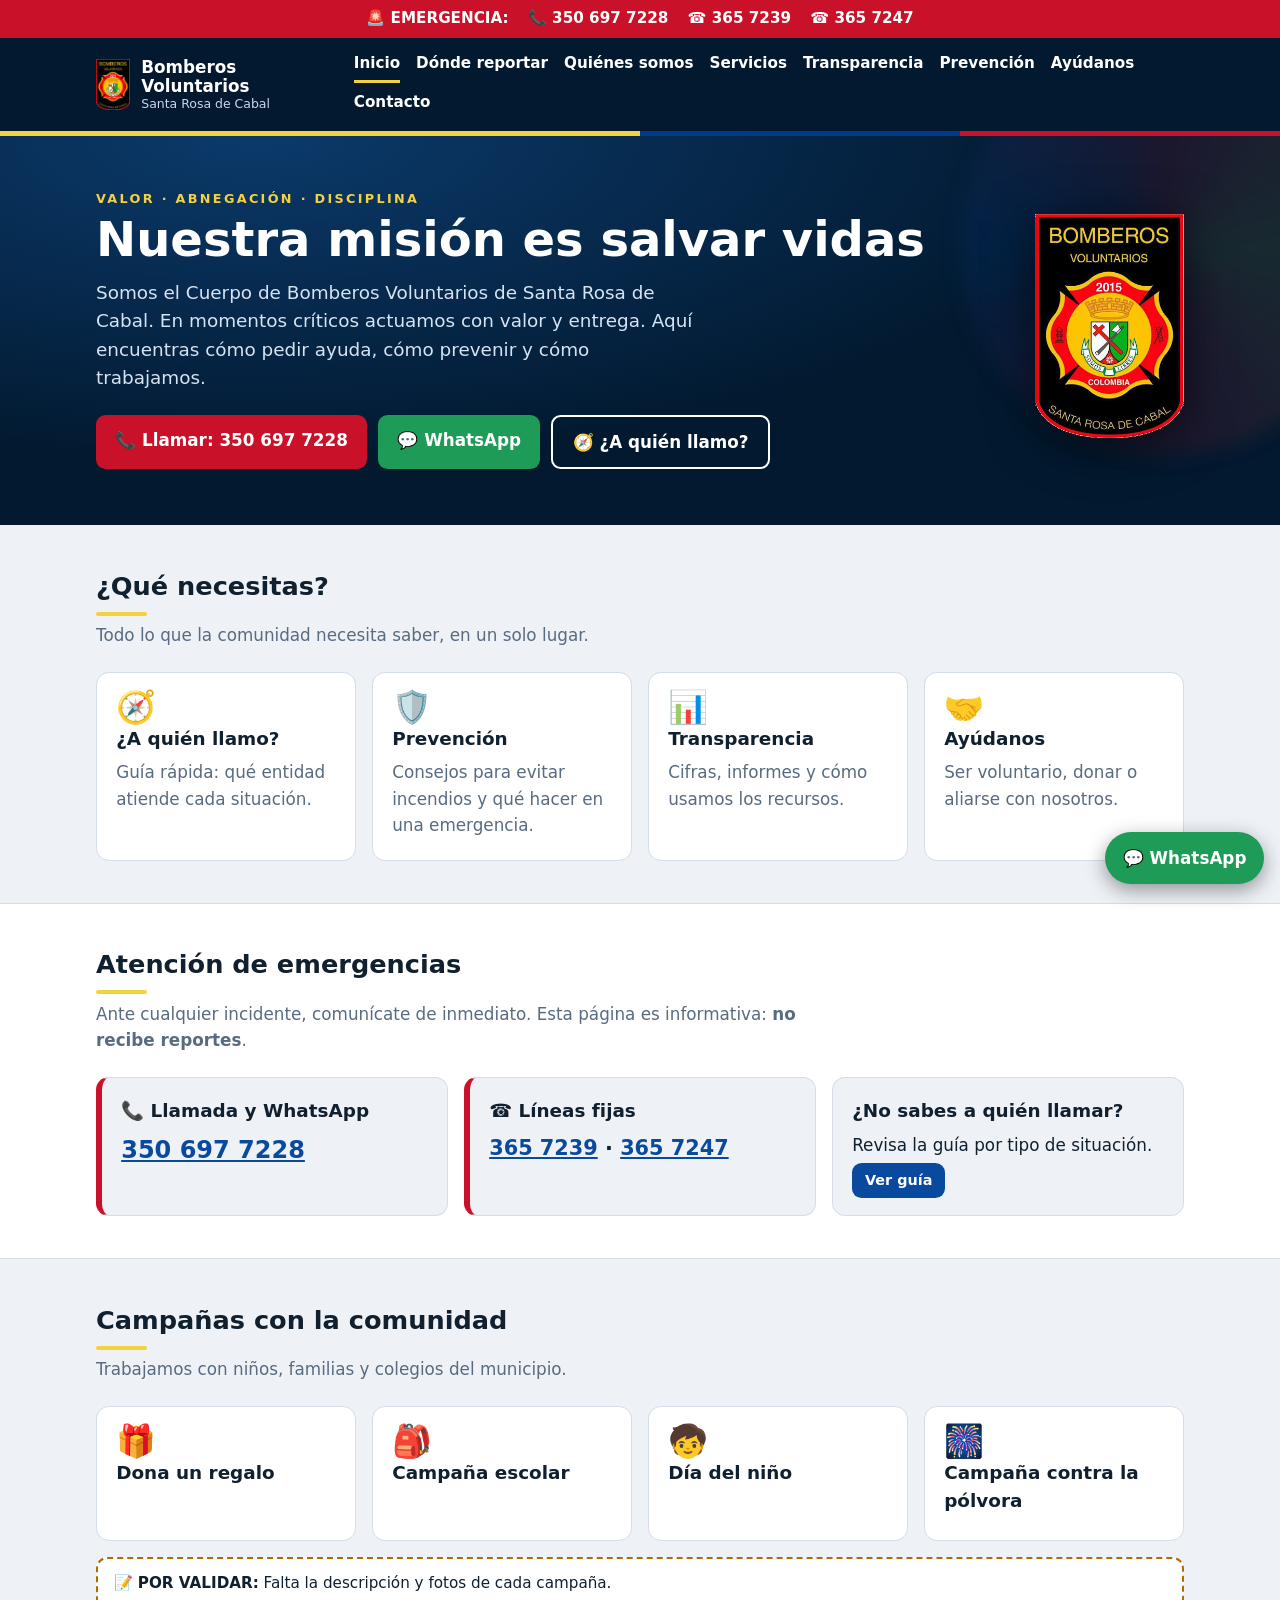
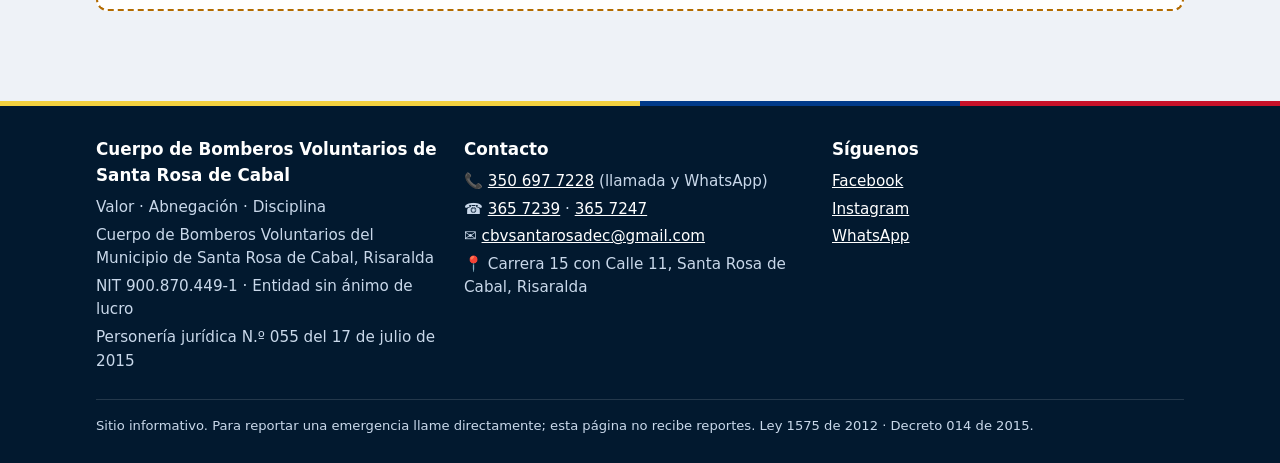
<file: index.html>
<!doctype html>
<html lang="es"><head>
<meta charset="utf-8"><meta name="viewport" content="width=device-width,initial-scale=1">
<title>Inicio · Bomberos Voluntarios Santa Rosa de Cabal</title>
<meta name="description" content="Cuerpo de Bomberos Voluntarios de Santa Rosa de Cabal, Risaralda: emergencias, prevención, transparencia y cómo ayudar.">
<meta name="theme-color" content="#02192f">
<link rel="icon" href="assets/favicon.png"><link rel="stylesheet" href="assets/style.css">
</head><body>
<div class="sos"><div class="wrap"><span>🚨 EMERGENCIA:</span>
<a href="tel:+573506977228">📞 350 697 7228</a><a href="tel:+5763657239">☎ 365 7239</a><a href="tel:+5763657247">☎ 365 7247</a></div></div>
<header class="barra"><div class="wrap">
<a class="marca" href="index.html"><img src="assets/escudo.png" alt="Escudo de los Bomberos Voluntarios de Santa Rosa de Cabal">
<span>Bomberos Voluntarios<small>Santa Rosa de Cabal</small></span></a>
<button class="burger" aria-label="Abrir menú" onclick="document.getElementById('m').classList.toggle('abierto')">☰</button>
<nav class="menu" id="m"><a href="index.html" class=activo>Inicio</a><a href="donde-reportar.html">Dónde reportar</a><a href="quienes-somos.html">Quiénes somos</a><a href="servicios.html">Servicios</a><a href="transparencia.html">Transparencia</a><a href="prevencion.html">Prevención</a><a href="ayudanos.html">Ayúdanos</a><a href="contacto.html">Contacto</a></nav></div></header>
<main>
<section class="hero"><div class="wrap"><div>
<span class="lema">Valor · Abnegación · Disciplina</span>
<h1>Nuestra misión es salvar vidas</h1>
<p>Somos el Cuerpo de Bomberos Voluntarios de Santa Rosa de Cabal. En momentos críticos actuamos con valor y entrega. Aquí encuentras cómo pedir ayuda, cómo prevenir y cómo trabajamos.</p>
<div class="acciones"><a class="btn rojo" href="tel:+573506977228">📞 Llamar: 350 697 7228</a>
<a class="btn verde" href="https://wa.me/573506977228?text=Hola%2C%20quisiera%20informaci%C3%B3n%20de%20los%20Bomberos%20de%20Santa%20Rosa%20de%20Cabal" target="_blank" rel="noopener">💬 WhatsApp</a>
<a class="btn sec" href="donde-reportar.html">🧭 ¿A quién llamo?</a></div></div>
<img class="escudo" src="assets/escudo.png" alt="Escudo de los Bomberos Voluntarios de Santa Rosa de Cabal"></div></section>

<section class="bloque"><div class="wrap"><h2>¿Qué necesitas?</h2><p class="sub">Todo lo que la comunidad necesita saber, en un solo lugar.</p>
<div class="rejilla"><a class="tarjeta" href="donde-reportar.html"><div class="ico">🧭</div><h3>¿A quién llamo?</h3><p class="suave">Guía rápida: qué entidad atiende cada situación.</p></a><a class="tarjeta" href="prevencion.html"><div class="ico">🛡️</div><h3>Prevención</h3><p class="suave">Consejos para evitar incendios y qué hacer en una emergencia.</p></a><a class="tarjeta" href="transparencia.html"><div class="ico">📊</div><h3>Transparencia</h3><p class="suave">Cifras, informes y cómo usamos los recursos.</p></a><a class="tarjeta" href="ayudanos.html"><div class="ico">🤝</div><h3>Ayúdanos</h3><p class="suave">Ser voluntario, donar o aliarse con nosotros.</p></a></div></div></section>

<section class="bloque alt"><div class="wrap"><h2>Atención de emergencias</h2>
<p class="sub">Ante cualquier incidente, comunícate de inmediato. Esta página es informativa: <b>no recibe reportes</b>.</p>
<div class="rejilla">
<div class="tarjeta dest"><h3>📞 Llamada y WhatsApp</h3><p style="font-size:1.5rem;font-weight:700"><a href="tel:+573506977228">350 697 7228</a></p></div>
<div class="tarjeta dest"><h3>☎ Líneas fijas</h3><p style="font-size:1.3rem;font-weight:700"><a href="tel:+5763657239">365 7239</a> · <a href="tel:+5763657247">365 7247</a></p></div>
<div class="tarjeta"><h3>¿No sabes a quién llamar?</h3><p>Revisa la guía por tipo de situación.</p><a class="btn mini" href="donde-reportar.html">Ver guía</a></div></div></div></section>

<section class="bloque"><div class="wrap"><h2>Campañas con la comunidad</h2>
<p class="sub">Trabajamos con niños, familias y colegios del municipio.</p><div class="rejilla"><div class="tarjeta"><div class="ico">🎁</div><h3>Dona un regalo</h3></div><div class="tarjeta"><div class="ico">🎒</div><h3>Campaña escolar</h3></div><div class="tarjeta"><div class="ico">🧒</div><h3>Día del niño</h3></div><div class="tarjeta"><div class="ico">🎆</div><h3>Campaña contra la pólvora</h3></div></div>
<p style="margin-top:1rem"><p class="nota">📝 <b>POR VALIDAR:</b> Falta la descripción y fotos de cada campaña.</p></p></div></section>
</main>
<a class="wa" href="https://wa.me/573506977228?text=Hola%2C%20quisiera%20informaci%C3%B3n%20de%20los%20Bomberos%20de%20Santa%20Rosa%20de%20Cabal" target="_blank" rel="noopener">💬 WhatsApp</a>
<footer><div class="wrap"><div class="rejilla">
<div><h4>Cuerpo de Bomberos Voluntarios de Santa Rosa de Cabal</h4><p>Valor · Abnegación · Disciplina</p><p>Cuerpo de Bomberos Voluntarios del Municipio de Santa Rosa de Cabal, Risaralda</p><p>NIT 900.870.449-1 · Entidad sin ánimo de lucro</p><p>Personería jurídica N.º 055 del 17 de julio de 2015</p></div>
<div><h4>Contacto</h4><p>📞 <a href="tel:+573506977228">350 697 7228</a> (llamada y WhatsApp)</p><p>☎ <a href="tel:+5763657239">365 7239</a> · <a href="tel:+5763657247">365 7247</a></p>
<p>✉ <a href="mailto:cbvsantarosadec@gmail.com">cbvsantarosadec@gmail.com</a></p><p>📍 Carrera 15 con Calle 11, Santa Rosa de Cabal, Risaralda</p></div>
<div><h4>Síguenos</h4><p><a href="https://www.facebook.com/bomberossantarosadecabal" rel="noopener">Facebook</a></p><p><a href="https://www.instagram.com/bomberossantarosadecabal" rel="noopener">Instagram</a></p>
<p><a href="https://wa.me/573506977228?text=Hola%2C%20quisiera%20informaci%C3%B3n%20de%20los%20Bomberos%20de%20Santa%20Rosa%20de%20Cabal" rel="noopener">WhatsApp</a></p></div></div>
<p class="legal">Sitio informativo. Para reportar una emergencia llame directamente; esta página no recibe reportes.
Ley 1575 de 2012 · Decreto 014 de 2015.</p></div></footer>
</body></html>
</file>
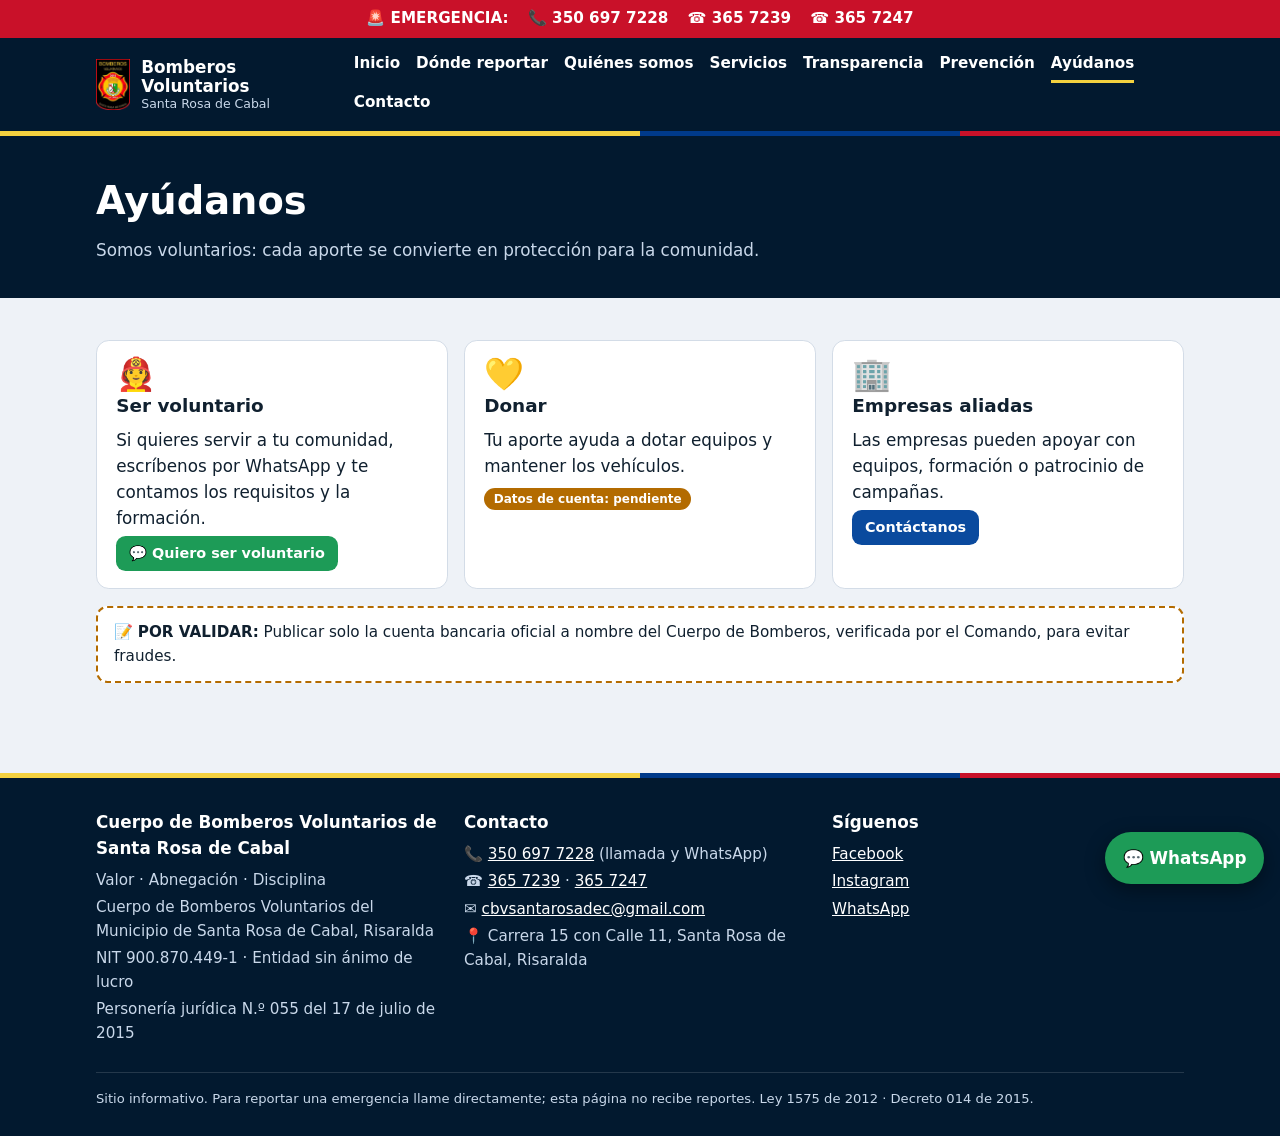
<file: ayudanos.html>
<!doctype html>
<html lang="es"><head>
<meta charset="utf-8"><meta name="viewport" content="width=device-width,initial-scale=1">
<title>Ayúdanos · Bomberos Voluntarios Santa Rosa de Cabal</title>
<meta name="description" content="Cómo ser voluntario, donar o aliarte con los Bomberos de Santa Rosa de Cabal.">
<meta name="theme-color" content="#02192f">
<link rel="icon" href="assets/favicon.png"><link rel="stylesheet" href="assets/style.css">
</head><body>
<div class="sos"><div class="wrap"><span>🚨 EMERGENCIA:</span>
<a href="tel:+573506977228">📞 350 697 7228</a><a href="tel:+5763657239">☎ 365 7239</a><a href="tel:+5763657247">☎ 365 7247</a></div></div>
<header class="barra"><div class="wrap">
<a class="marca" href="index.html"><img src="assets/escudo.png" alt="Escudo de los Bomberos Voluntarios de Santa Rosa de Cabal">
<span>Bomberos Voluntarios<small>Santa Rosa de Cabal</small></span></a>
<button class="burger" aria-label="Abrir menú" onclick="document.getElementById('m').classList.toggle('abierto')">☰</button>
<nav class="menu" id="m"><a href="index.html">Inicio</a><a href="donde-reportar.html">Dónde reportar</a><a href="quienes-somos.html">Quiénes somos</a><a href="servicios.html">Servicios</a><a href="transparencia.html">Transparencia</a><a href="prevencion.html">Prevención</a><a href="ayudanos.html" class=activo>Ayúdanos</a><a href="contacto.html">Contacto</a></nav></div></header>
<main>
<div class="page-head"><div class="wrap"><h1 class="titulo">Ayúdanos</h1><p class="sub">Somos voluntarios: cada aporte se convierte en protección para la comunidad.</p></div></div>
<section class="bloque"><div class="wrap"><div class="rejilla">
<div class="tarjeta"><div class="ico">🧑‍🚒</div><h3>Ser voluntario</h3><p>Si quieres servir a tu comunidad, escríbenos por WhatsApp y te contamos los requisitos y la formación.</p>
<a class="btn mini verde" href="https://wa.me/573506977228?text=Hola%2C%20quisiera%20informaci%C3%B3n%20de%20los%20Bomberos%20de%20Santa%20Rosa%20de%20Cabal" target="_blank" rel="noopener">💬 Quiero ser voluntario</a></div>
<div class="tarjeta"><div class="ico">💛</div><h3>Donar</h3><p>Tu aporte ayuda a dotar equipos y mantener los vehículos.</p><p class="etq aviso">Datos de cuenta: pendiente</p></div>
<div class="tarjeta"><div class="ico">🏢</div><h3>Empresas aliadas</h3><p>Las empresas pueden apoyar con equipos, formación o patrocinio de campañas.</p>
<a class="btn mini" href="contacto.html">Contáctanos</a></div></div>
<p style="margin-top:1rem"><p class="nota">📝 <b>POR VALIDAR:</b> Publicar solo la cuenta bancaria oficial a nombre del Cuerpo de Bomberos, verificada por el Comando, para evitar fraudes.</p></p></div></section></main>
<a class="wa" href="https://wa.me/573506977228?text=Hola%2C%20quisiera%20informaci%C3%B3n%20de%20los%20Bomberos%20de%20Santa%20Rosa%20de%20Cabal" target="_blank" rel="noopener">💬 WhatsApp</a>
<footer><div class="wrap"><div class="rejilla">
<div><h4>Cuerpo de Bomberos Voluntarios de Santa Rosa de Cabal</h4><p>Valor · Abnegación · Disciplina</p><p>Cuerpo de Bomberos Voluntarios del Municipio de Santa Rosa de Cabal, Risaralda</p><p>NIT 900.870.449-1 · Entidad sin ánimo de lucro</p><p>Personería jurídica N.º 055 del 17 de julio de 2015</p></div>
<div><h4>Contacto</h4><p>📞 <a href="tel:+573506977228">350 697 7228</a> (llamada y WhatsApp)</p><p>☎ <a href="tel:+5763657239">365 7239</a> · <a href="tel:+5763657247">365 7247</a></p>
<p>✉ <a href="mailto:cbvsantarosadec@gmail.com">cbvsantarosadec@gmail.com</a></p><p>📍 Carrera 15 con Calle 11, Santa Rosa de Cabal, Risaralda</p></div>
<div><h4>Síguenos</h4><p><a href="https://www.facebook.com/bomberossantarosadecabal" rel="noopener">Facebook</a></p><p><a href="https://www.instagram.com/bomberossantarosadecabal" rel="noopener">Instagram</a></p>
<p><a href="https://wa.me/573506977228?text=Hola%2C%20quisiera%20informaci%C3%B3n%20de%20los%20Bomberos%20de%20Santa%20Rosa%20de%20Cabal" rel="noopener">WhatsApp</a></p></div></div>
<p class="legal">Sitio informativo. Para reportar una emergencia llame directamente; esta página no recibe reportes.
Ley 1575 de 2012 · Decreto 014 de 2015.</p></div></footer>
</body></html>
</file>
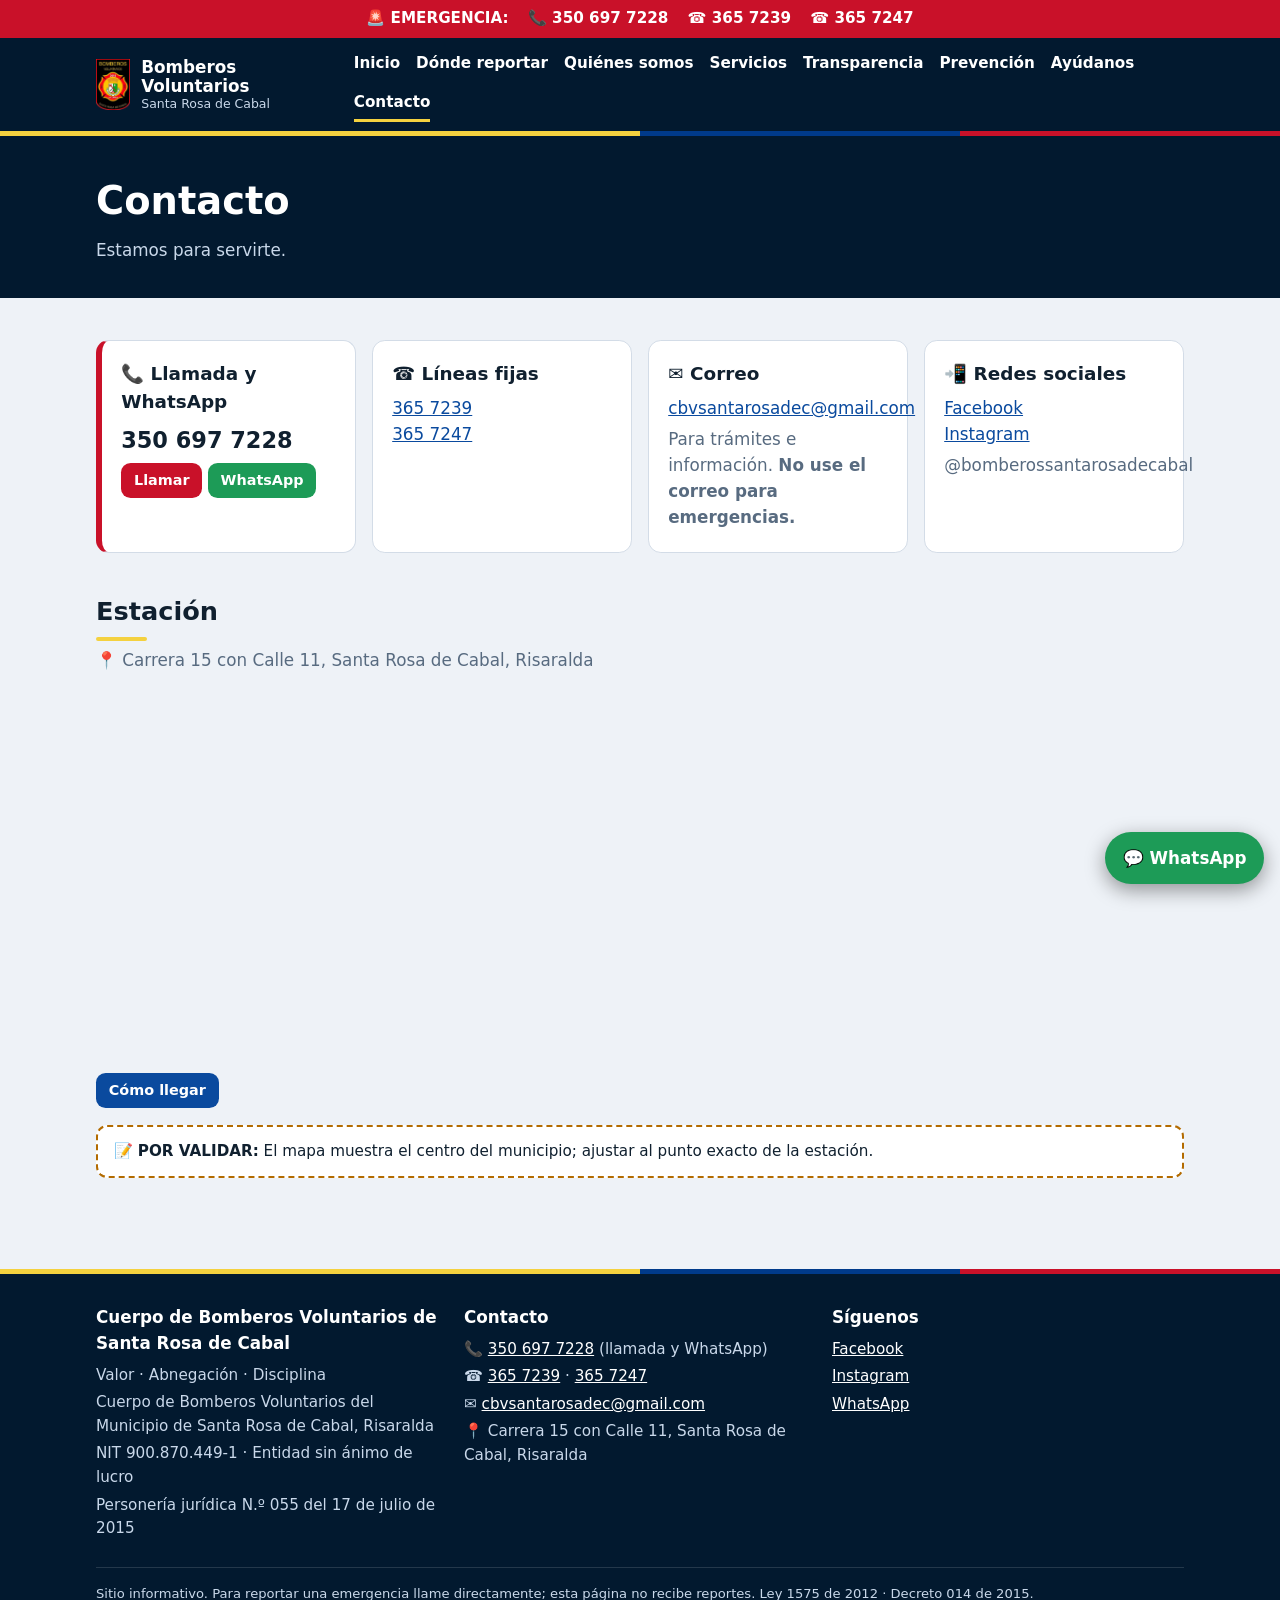
<file: contacto.html>
<!doctype html>
<html lang="es"><head>
<meta charset="utf-8"><meta name="viewport" content="width=device-width,initial-scale=1">
<title>Contacto · Bomberos Voluntarios Santa Rosa de Cabal</title>
<meta name="description" content="Teléfonos, WhatsApp, correo y ubicación de la estación de Bomberos de Santa Rosa de Cabal.">
<meta name="theme-color" content="#02192f">
<link rel="icon" href="assets/favicon.png"><link rel="stylesheet" href="assets/style.css">
</head><body>
<div class="sos"><div class="wrap"><span>🚨 EMERGENCIA:</span>
<a href="tel:+573506977228">📞 350 697 7228</a><a href="tel:+5763657239">☎ 365 7239</a><a href="tel:+5763657247">☎ 365 7247</a></div></div>
<header class="barra"><div class="wrap">
<a class="marca" href="index.html"><img src="assets/escudo.png" alt="Escudo de los Bomberos Voluntarios de Santa Rosa de Cabal">
<span>Bomberos Voluntarios<small>Santa Rosa de Cabal</small></span></a>
<button class="burger" aria-label="Abrir menú" onclick="document.getElementById('m').classList.toggle('abierto')">☰</button>
<nav class="menu" id="m"><a href="index.html">Inicio</a><a href="donde-reportar.html">Dónde reportar</a><a href="quienes-somos.html">Quiénes somos</a><a href="servicios.html">Servicios</a><a href="transparencia.html">Transparencia</a><a href="prevencion.html">Prevención</a><a href="ayudanos.html">Ayúdanos</a><a href="contacto.html" class=activo>Contacto</a></nav></div></header>
<main>
<div class="page-head"><div class="wrap"><h1 class="titulo">Contacto</h1><p class="sub">Estamos para servirte.</p></div></div>
<section class="bloque"><div class="wrap"><div class="rejilla">
<div class="tarjeta dest"><h3>📞 Llamada y WhatsApp</h3><p style="font-size:1.4rem;font-weight:700">350 697 7228</p>
<a class="btn mini rojo" href="tel:+573506977228">Llamar</a> <a class="btn mini verde" href="https://wa.me/573506977228?text=Hola%2C%20quisiera%20informaci%C3%B3n%20de%20los%20Bomberos%20de%20Santa%20Rosa%20de%20Cabal" target="_blank" rel="noopener">WhatsApp</a></div>
<div class="tarjeta"><h3>☎ Líneas fijas</h3><p><a href="tel:+5763657239">365 7239</a><br><a href="tel:+5763657247">365 7247</a></p></div>
<div class="tarjeta"><h3>✉ Correo</h3><p><a href="mailto:cbvsantarosadec@gmail.com">cbvsantarosadec@gmail.com</a></p><p class="suave">Para trámites e información. <b>No use el correo para emergencias.</b></p></div>
<div class="tarjeta"><h3>📲 Redes sociales</h3><p><a href="https://www.facebook.com/bomberossantarosadecabal" rel="noopener">Facebook</a><br><a href="https://www.instagram.com/bomberossantarosadecabal" rel="noopener">Instagram</a></p><p class="suave">@bomberossantarosadecabal</p></div></div>
<h2 style="margin-top:2.4rem">Estación</h2><p class="sub">📍 Carrera 15 con Calle 11, Santa Rosa de Cabal, Risaralda</p>
<iframe class="mapa" src="https://www.openstreetmap.org/export/embed.html?bbox=-75.6320%2C4.8600%2C-75.6110%2C4.8770&layer=mapnik&marker=4.8686%2C-75.6215" title="Mapa de Santa Rosa de Cabal" loading="lazy"></iframe>
<p><a class="btn mini" href="https://www.google.com/maps/search/?api=1&query=Bomberos+Voluntarios+Santa+Rosa+de+Cabal" target="_blank" rel="noopener">Cómo llegar</a></p>
<p><p class="nota">📝 <b>POR VALIDAR:</b> El mapa muestra el centro del municipio; ajustar al punto exacto de la estación.</p></p></div></section></main>
<a class="wa" href="https://wa.me/573506977228?text=Hola%2C%20quisiera%20informaci%C3%B3n%20de%20los%20Bomberos%20de%20Santa%20Rosa%20de%20Cabal" target="_blank" rel="noopener">💬 WhatsApp</a>
<footer><div class="wrap"><div class="rejilla">
<div><h4>Cuerpo de Bomberos Voluntarios de Santa Rosa de Cabal</h4><p>Valor · Abnegación · Disciplina</p><p>Cuerpo de Bomberos Voluntarios del Municipio de Santa Rosa de Cabal, Risaralda</p><p>NIT 900.870.449-1 · Entidad sin ánimo de lucro</p><p>Personería jurídica N.º 055 del 17 de julio de 2015</p></div>
<div><h4>Contacto</h4><p>📞 <a href="tel:+573506977228">350 697 7228</a> (llamada y WhatsApp)</p><p>☎ <a href="tel:+5763657239">365 7239</a> · <a href="tel:+5763657247">365 7247</a></p>
<p>✉ <a href="mailto:cbvsantarosadec@gmail.com">cbvsantarosadec@gmail.com</a></p><p>📍 Carrera 15 con Calle 11, Santa Rosa de Cabal, Risaralda</p></div>
<div><h4>Síguenos</h4><p><a href="https://www.facebook.com/bomberossantarosadecabal" rel="noopener">Facebook</a></p><p><a href="https://www.instagram.com/bomberossantarosadecabal" rel="noopener">Instagram</a></p>
<p><a href="https://wa.me/573506977228?text=Hola%2C%20quisiera%20informaci%C3%B3n%20de%20los%20Bomberos%20de%20Santa%20Rosa%20de%20Cabal" rel="noopener">WhatsApp</a></p></div></div>
<p class="legal">Sitio informativo. Para reportar una emergencia llame directamente; esta página no recibe reportes.
Ley 1575 de 2012 · Decreto 014 de 2015.</p></div></footer>
</body></html>
</file>
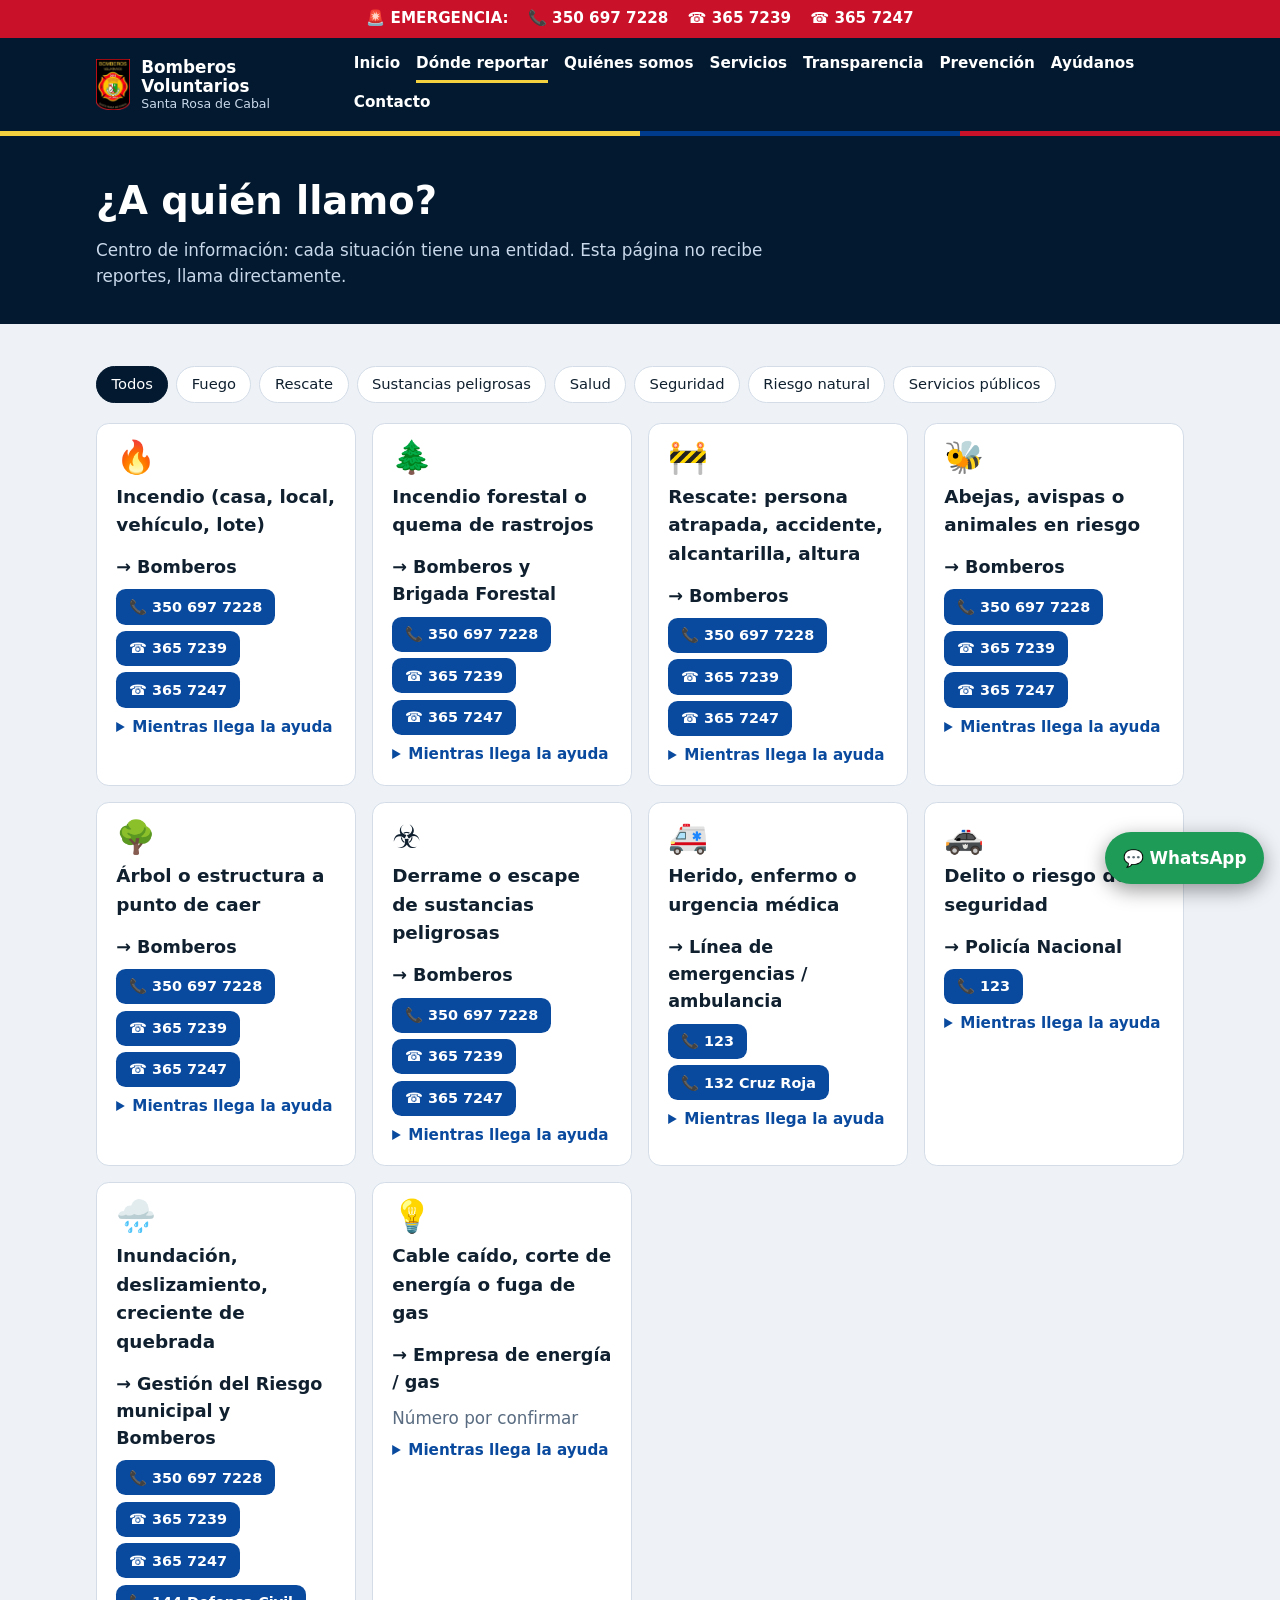
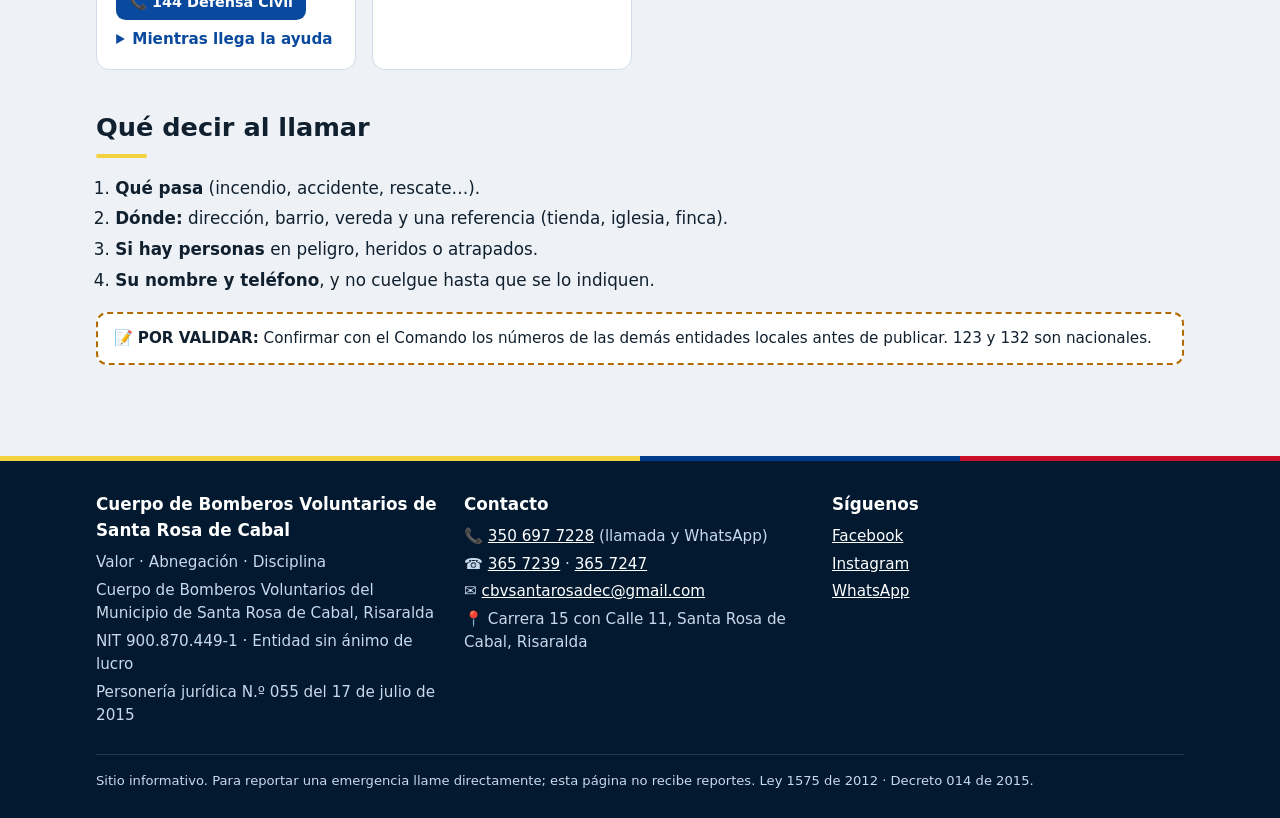
<file: donde-reportar.html>
<!doctype html>
<html lang="es"><head>
<meta charset="utf-8"><meta name="viewport" content="width=device-width,initial-scale=1">
<title>Dónde reportar cada situación · Bomberos Voluntarios Santa Rosa de Cabal</title>
<meta name="description" content="Guía de cuál entidad llamar según la emergencia en Santa Rosa de Cabal.">
<meta name="theme-color" content="#02192f">
<link rel="icon" href="assets/favicon.png"><link rel="stylesheet" href="assets/style.css">
</head><body>
<div class="sos"><div class="wrap"><span>🚨 EMERGENCIA:</span>
<a href="tel:+573506977228">📞 350 697 7228</a><a href="tel:+5763657239">☎ 365 7239</a><a href="tel:+5763657247">☎ 365 7247</a></div></div>
<header class="barra"><div class="wrap">
<a class="marca" href="index.html"><img src="assets/escudo.png" alt="Escudo de los Bomberos Voluntarios de Santa Rosa de Cabal">
<span>Bomberos Voluntarios<small>Santa Rosa de Cabal</small></span></a>
<button class="burger" aria-label="Abrir menú" onclick="document.getElementById('m').classList.toggle('abierto')">☰</button>
<nav class="menu" id="m"><a href="index.html">Inicio</a><a href="donde-reportar.html" class=activo>Dónde reportar</a><a href="quienes-somos.html">Quiénes somos</a><a href="servicios.html">Servicios</a><a href="transparencia.html">Transparencia</a><a href="prevencion.html">Prevención</a><a href="ayudanos.html">Ayúdanos</a><a href="contacto.html">Contacto</a></nav></div></header>
<main>
<div class="page-head"><div class="wrap"><h1 class="titulo">¿A quién llamo?</h1><p class="sub">Centro de información: cada situación tiene una entidad. Esta página no recibe reportes, llama directamente.</p></div></div>
<section class="bloque"><div class="wrap">
<div class="filtros" id="f"><button data-f="todos" class=on>Todos</button><button data-f="fuego">Fuego</button><button data-f="rescate">Rescate</button><button data-f="quimico">Sustancias peligrosas</button><button data-f="salud">Salud</button><button data-f="seguridad">Seguridad</button><button data-f="riesgo">Riesgo natural</button><button data-f="servicios">Servicios públicos</button></div><div class="rejilla" id="casos"><div class="tarjeta caso" data-c="fuego"><div class="ico">🔥</div><h3>Incendio (casa, local, vehículo, lote)</h3>
<div class="quien">→ Bomberos</div><div class="nums"><a class="btn mini" href="tel:+573506977228">📞 350 697 7228</a><a class="btn mini" href="tel:+5763657239">☎ 365 7239</a><a class="btn mini" href="tel:+5763657247">☎ 365 7247</a></div>
<details><summary>Mientras llega la ayuda</summary><p>Salga del lugar y no regrese. Cierre puertas si puede. Si hay humo, agáchese y cúbrase nariz y boca. No use agua en incendios eléctricos ni de grasa.</p></details></div><div class="tarjeta caso" data-c="fuego"><div class="ico">🌲</div><h3>Incendio forestal o quema de rastrojos</h3>
<div class="quien">→ Bomberos y Brigada Forestal</div><div class="nums"><a class="btn mini" href="tel:+573506977228">📞 350 697 7228</a><a class="btn mini" href="tel:+5763657239">☎ 365 7239</a><a class="btn mini" href="tel:+5763657247">☎ 365 7247</a></div>
<details><summary>Mientras llega la ayuda</summary><p>Aléjese en dirección contraria al viento. No intente apagarlo si crece. Indique la vereda, finca o punto de referencia.</p></details></div><div class="tarjeta caso" data-c="rescate"><div class="ico">🚧</div><h3>Rescate: persona atrapada, accidente, alcantarilla, altura</h3>
<div class="quien">→ Bomberos</div><div class="nums"><a class="btn mini" href="tel:+573506977228">📞 350 697 7228</a><a class="btn mini" href="tel:+5763657239">☎ 365 7239</a><a class="btn mini" href="tel:+5763657247">☎ 365 7247</a></div>
<details><summary>Mientras llega la ayuda</summary><p>No mueva a la persona salvo peligro inminente. Señalice la zona y evite que se acumule gente.</p></details></div><div class="tarjeta caso" data-c="rescate"><div class="ico">🐝</div><h3>Abejas, avispas o animales en riesgo</h3>
<div class="quien">→ Bomberos</div><div class="nums"><a class="btn mini" href="tel:+573506977228">📞 350 697 7228</a><a class="btn mini" href="tel:+5763657239">☎ 365 7239</a><a class="btn mini" href="tel:+5763657247">☎ 365 7247</a></div>
<details><summary>Mientras llega la ayuda</summary><p>Aléjese y mantenga a niños y mascotas lejos. No intente quitar el panal ni lo golpee.</p></details></div><div class="tarjeta caso" data-c="rescate"><div class="ico">🌳</div><h3>Árbol o estructura a punto de caer</h3>
<div class="quien">→ Bomberos</div><div class="nums"><a class="btn mini" href="tel:+573506977228">📞 350 697 7228</a><a class="btn mini" href="tel:+5763657239">☎ 365 7239</a><a class="btn mini" href="tel:+5763657247">☎ 365 7247</a></div>
<details><summary>Mientras llega la ayuda</summary><p>Despeje el área y avise a vecinos. No pase por debajo.</p></details></div><div class="tarjeta caso" data-c="quimico"><div class="ico">☣️</div><h3>Derrame o escape de sustancias peligrosas</h3>
<div class="quien">→ Bomberos</div><div class="nums"><a class="btn mini" href="tel:+573506977228">📞 350 697 7228</a><a class="btn mini" href="tel:+5763657239">☎ 365 7239</a><a class="btn mini" href="tel:+5763657247">☎ 365 7247</a></div>
<details><summary>Mientras llega la ayuda</summary><p>Aléjese contra el viento, no toque ni huela la sustancia y cierre el paso a otras personas.</p></details></div><div class="tarjeta caso" data-c="salud"><div class="ico">🚑</div><h3>Herido, enfermo o urgencia médica</h3>
<div class="quien">→ Línea de emergencias / ambulancia</div><div class="nums"><a class="btn mini" href="tel:123">📞 123</a><a class="btn mini" href="tel:132">📞 132 Cruz Roja</a></div>
<details><summary>Mientras llega la ayuda</summary><p>Mantenga la calma, no mueva al herido y siga las indicaciones del operador. <b>POR VALIDAR</b> el número de ambulancia local.</p></details></div><div class="tarjeta caso" data-c="seguridad"><div class="ico">🚓</div><h3>Delito o riesgo de seguridad</h3>
<div class="quien">→ Policía Nacional</div><div class="nums"><a class="btn mini" href="tel:123">📞 123</a></div>
<details><summary>Mientras llega la ayuda</summary><p>Llame a la línea de emergencias; los Bomberos no atienden delitos.</p></details></div><div class="tarjeta caso" data-c="riesgo"><div class="ico">🌧️</div><h3>Inundación, deslizamiento, creciente de quebrada</h3>
<div class="quien">→ Gestión del Riesgo municipal y Bomberos</div><div class="nums"><a class="btn mini" href="tel:+573506977228">📞 350 697 7228</a><a class="btn mini" href="tel:+5763657239">☎ 365 7239</a><a class="btn mini" href="tel:+5763657247">☎ 365 7247</a><a class="btn mini" href="tel:144">📞 144 Defensa Civil</a></div>
<details><summary>Mientras llega la ayuda</summary><p>Aléjese de quebradas y laderas, evacúe a un lugar alto. <b>POR VALIDAR</b>: teléfono de la oficina de Gestión del Riesgo de la Alcaldía.</p></details></div><div class="tarjeta caso" data-c="servicios"><div class="ico">💡</div><h3>Cable caído, corte de energía o fuga de gas</h3>
<div class="quien">→ Empresa de energía / gas</div><div class="nums"><span class=suave>Número por confirmar</span></div>
<details><summary>Mientras llega la ayuda</summary><p>No toque cables ni intente cortar una fuga. Avise a vecinos y llame a la empresa. Si hay fuego, a Bomberos. <b>POR VALIDAR</b>: línea de la empresa en Santa Rosa.</p></details></div></div>
<h2 style="margin-top:2.4rem">Qué decir al llamar</h2>
<ol class="pasos"><li><b>Qué pasa</b> (incendio, accidente, rescate…).</li><li><b>Dónde:</b> dirección, barrio, vereda y una referencia (tienda, iglesia, finca).</li>
<li><b>Si hay personas</b> en peligro, heridos o atrapados.</li><li><b>Su nombre y teléfono</b>, y no cuelgue hasta que se lo indiquen.</li></ol>
<p style="margin-top:1.2rem"><p class="nota">📝 <b>POR VALIDAR:</b> Confirmar con el Comando los números de las demás entidades locales antes de publicar. 123 y 132 son nacionales.</p></p>
</div></section>
<script>
document.querySelectorAll('#f button').forEach(b=>b.onclick=()=>{
 document.querySelectorAll('#f button').forEach(x=>x.classList.toggle('on',x===b));
 document.querySelectorAll('#casos .caso').forEach(c=>c.style.display=(b.dataset.f==='todos'||c.dataset.c===b.dataset.f)?'':'none');});
</script></main>
<a class="wa" href="https://wa.me/573506977228?text=Hola%2C%20quisiera%20informaci%C3%B3n%20de%20los%20Bomberos%20de%20Santa%20Rosa%20de%20Cabal" target="_blank" rel="noopener">💬 WhatsApp</a>
<footer><div class="wrap"><div class="rejilla">
<div><h4>Cuerpo de Bomberos Voluntarios de Santa Rosa de Cabal</h4><p>Valor · Abnegación · Disciplina</p><p>Cuerpo de Bomberos Voluntarios del Municipio de Santa Rosa de Cabal, Risaralda</p><p>NIT 900.870.449-1 · Entidad sin ánimo de lucro</p><p>Personería jurídica N.º 055 del 17 de julio de 2015</p></div>
<div><h4>Contacto</h4><p>📞 <a href="tel:+573506977228">350 697 7228</a> (llamada y WhatsApp)</p><p>☎ <a href="tel:+5763657239">365 7239</a> · <a href="tel:+5763657247">365 7247</a></p>
<p>✉ <a href="mailto:cbvsantarosadec@gmail.com">cbvsantarosadec@gmail.com</a></p><p>📍 Carrera 15 con Calle 11, Santa Rosa de Cabal, Risaralda</p></div>
<div><h4>Síguenos</h4><p><a href="https://www.facebook.com/bomberossantarosadecabal" rel="noopener">Facebook</a></p><p><a href="https://www.instagram.com/bomberossantarosadecabal" rel="noopener">Instagram</a></p>
<p><a href="https://wa.me/573506977228?text=Hola%2C%20quisiera%20informaci%C3%B3n%20de%20los%20Bomberos%20de%20Santa%20Rosa%20de%20Cabal" rel="noopener">WhatsApp</a></p></div></div>
<p class="legal">Sitio informativo. Para reportar una emergencia llame directamente; esta página no recibe reportes.
Ley 1575 de 2012 · Decreto 014 de 2015.</p></div></footer>
</body></html>
</file>
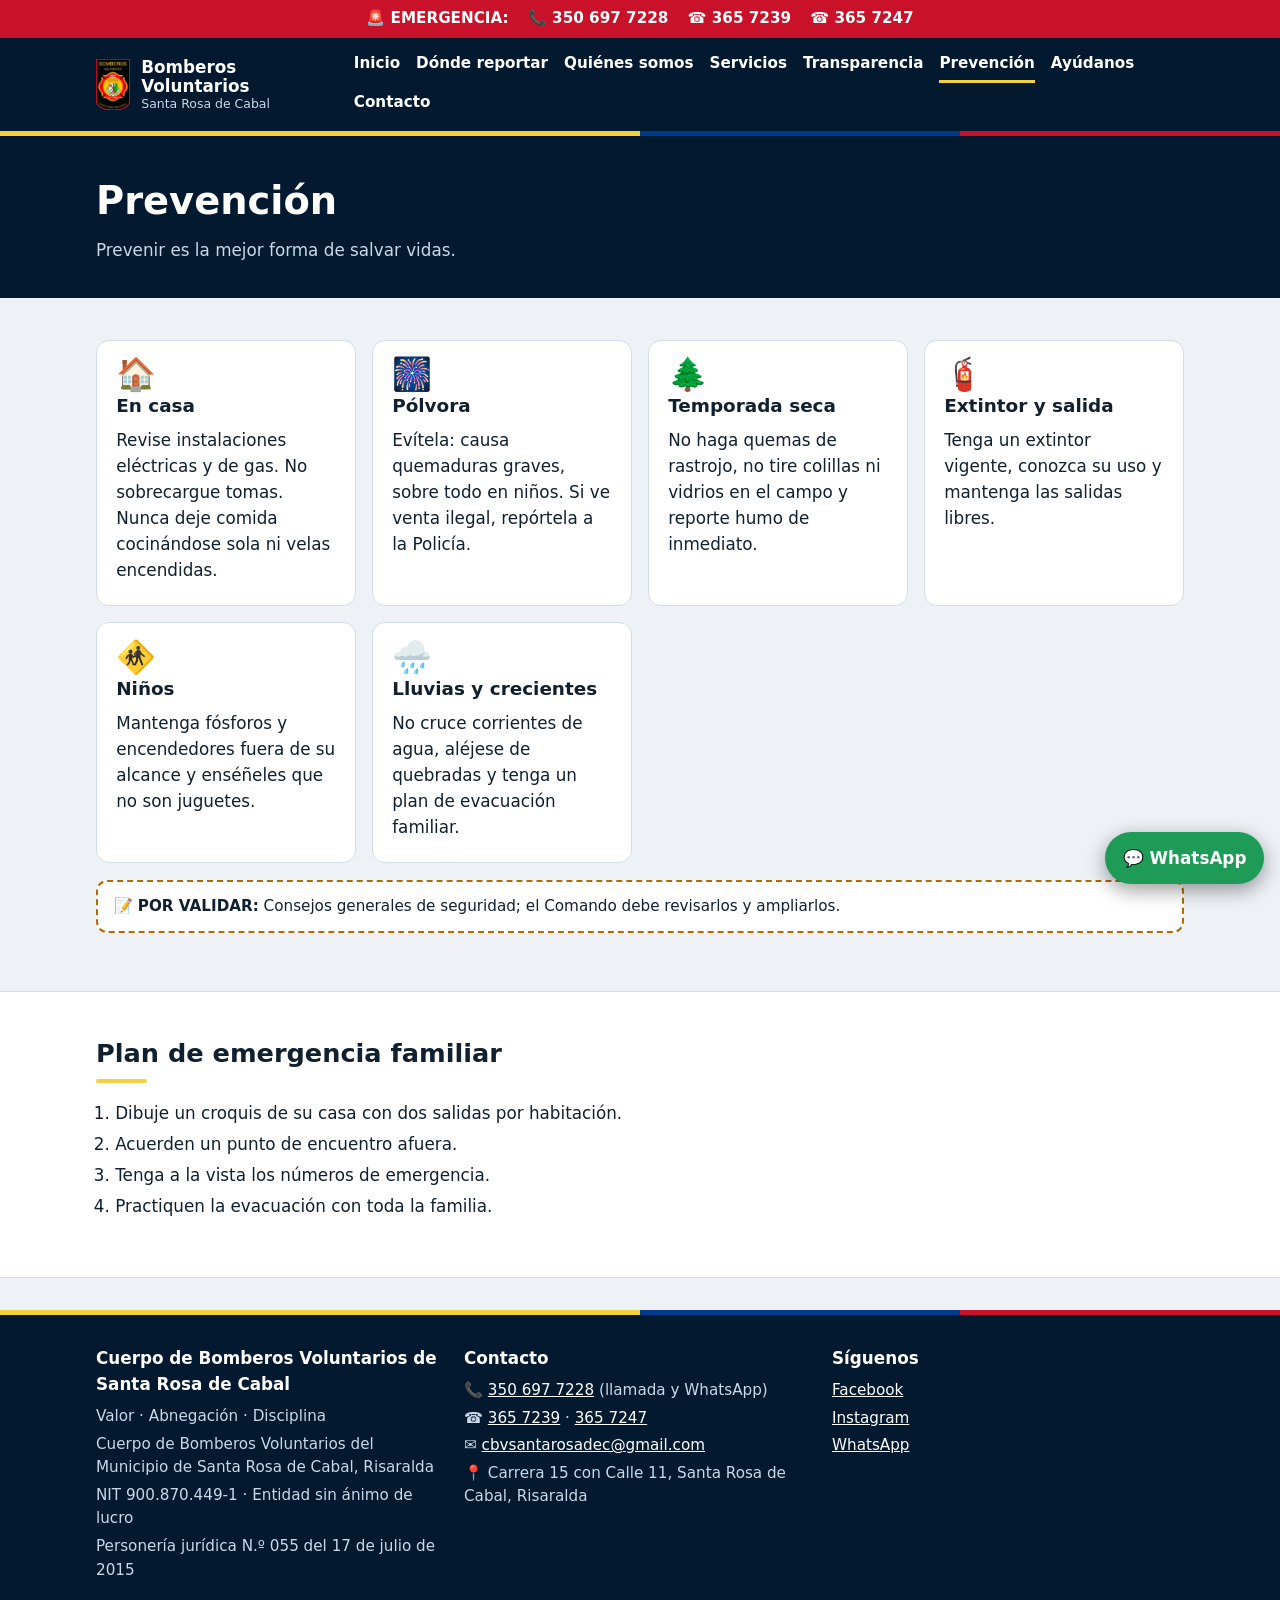
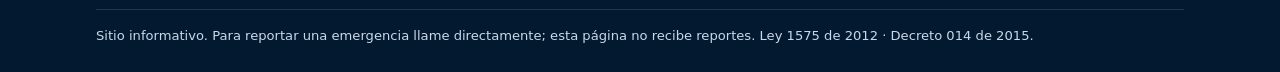
<file: prevencion.html>
<!doctype html>
<html lang="es"><head>
<meta charset="utf-8"><meta name="viewport" content="width=device-width,initial-scale=1">
<title>Prevención · Bomberos Voluntarios Santa Rosa de Cabal</title>
<meta name="description" content="Consejos de prevención de incendios y emergencias en Santa Rosa de Cabal.">
<meta name="theme-color" content="#02192f">
<link rel="icon" href="assets/favicon.png"><link rel="stylesheet" href="assets/style.css">
</head><body>
<div class="sos"><div class="wrap"><span>🚨 EMERGENCIA:</span>
<a href="tel:+573506977228">📞 350 697 7228</a><a href="tel:+5763657239">☎ 365 7239</a><a href="tel:+5763657247">☎ 365 7247</a></div></div>
<header class="barra"><div class="wrap">
<a class="marca" href="index.html"><img src="assets/escudo.png" alt="Escudo de los Bomberos Voluntarios de Santa Rosa de Cabal">
<span>Bomberos Voluntarios<small>Santa Rosa de Cabal</small></span></a>
<button class="burger" aria-label="Abrir menú" onclick="document.getElementById('m').classList.toggle('abierto')">☰</button>
<nav class="menu" id="m"><a href="index.html">Inicio</a><a href="donde-reportar.html">Dónde reportar</a><a href="quienes-somos.html">Quiénes somos</a><a href="servicios.html">Servicios</a><a href="transparencia.html">Transparencia</a><a href="prevencion.html" class=activo>Prevención</a><a href="ayudanos.html">Ayúdanos</a><a href="contacto.html">Contacto</a></nav></div></header>
<main>
<div class="page-head"><div class="wrap"><h1 class="titulo">Prevención</h1><p class="sub">Prevenir es la mejor forma de salvar vidas.</p></div></div>
<section class="bloque"><div class="wrap"><div class="rejilla"><div class="tarjeta"><div class="ico">🏠</div><h3>En casa</h3><p>Revise instalaciones eléctricas y de gas. No sobrecargue tomas. Nunca deje comida cocinándose sola ni velas encendidas.</p></div><div class="tarjeta"><div class="ico">🎆</div><h3>Pólvora</h3><p>Evítela: causa quemaduras graves, sobre todo en niños. Si ve venta ilegal, repórtela a la Policía.</p></div><div class="tarjeta"><div class="ico">🌲</div><h3>Temporada seca</h3><p>No haga quemas de rastrojo, no tire colillas ni vidrios en el campo y reporte humo de inmediato.</p></div><div class="tarjeta"><div class="ico">🧯</div><h3>Extintor y salida</h3><p>Tenga un extintor vigente, conozca su uso y mantenga las salidas libres.</p></div><div class="tarjeta"><div class="ico">🚸</div><h3>Niños</h3><p>Mantenga fósforos y encendedores fuera de su alcance y enséñeles que no son juguetes.</p></div><div class="tarjeta"><div class="ico">🌧️</div><h3>Lluvias y crecientes</h3><p>No cruce corrientes de agua, aléjese de quebradas y tenga un plan de evacuación familiar.</p></div></div>
<p style="margin-top:1rem"><p class="nota">📝 <b>POR VALIDAR:</b> Consejos generales de seguridad; el Comando debe revisarlos y ampliarlos.</p></p></div></section>
<section class="bloque alt"><div class="wrap"><h2>Plan de emergencia familiar</h2>
<ol class="pasos"><li>Dibuje un croquis de su casa con dos salidas por habitación.</li><li>Acuerden un punto de encuentro afuera.</li>
<li>Tenga a la vista los números de emergencia.</li><li>Practiquen la evacuación con toda la familia.</li></ol></div></section></main>
<a class="wa" href="https://wa.me/573506977228?text=Hola%2C%20quisiera%20informaci%C3%B3n%20de%20los%20Bomberos%20de%20Santa%20Rosa%20de%20Cabal" target="_blank" rel="noopener">💬 WhatsApp</a>
<footer><div class="wrap"><div class="rejilla">
<div><h4>Cuerpo de Bomberos Voluntarios de Santa Rosa de Cabal</h4><p>Valor · Abnegación · Disciplina</p><p>Cuerpo de Bomberos Voluntarios del Municipio de Santa Rosa de Cabal, Risaralda</p><p>NIT 900.870.449-1 · Entidad sin ánimo de lucro</p><p>Personería jurídica N.º 055 del 17 de julio de 2015</p></div>
<div><h4>Contacto</h4><p>📞 <a href="tel:+573506977228">350 697 7228</a> (llamada y WhatsApp)</p><p>☎ <a href="tel:+5763657239">365 7239</a> · <a href="tel:+5763657247">365 7247</a></p>
<p>✉ <a href="mailto:cbvsantarosadec@gmail.com">cbvsantarosadec@gmail.com</a></p><p>📍 Carrera 15 con Calle 11, Santa Rosa de Cabal, Risaralda</p></div>
<div><h4>Síguenos</h4><p><a href="https://www.facebook.com/bomberossantarosadecabal" rel="noopener">Facebook</a></p><p><a href="https://www.instagram.com/bomberossantarosadecabal" rel="noopener">Instagram</a></p>
<p><a href="https://wa.me/573506977228?text=Hola%2C%20quisiera%20informaci%C3%B3n%20de%20los%20Bomberos%20de%20Santa%20Rosa%20de%20Cabal" rel="noopener">WhatsApp</a></p></div></div>
<p class="legal">Sitio informativo. Para reportar una emergencia llame directamente; esta página no recibe reportes.
Ley 1575 de 2012 · Decreto 014 de 2015.</p></div></footer>
</body></html>
</file>
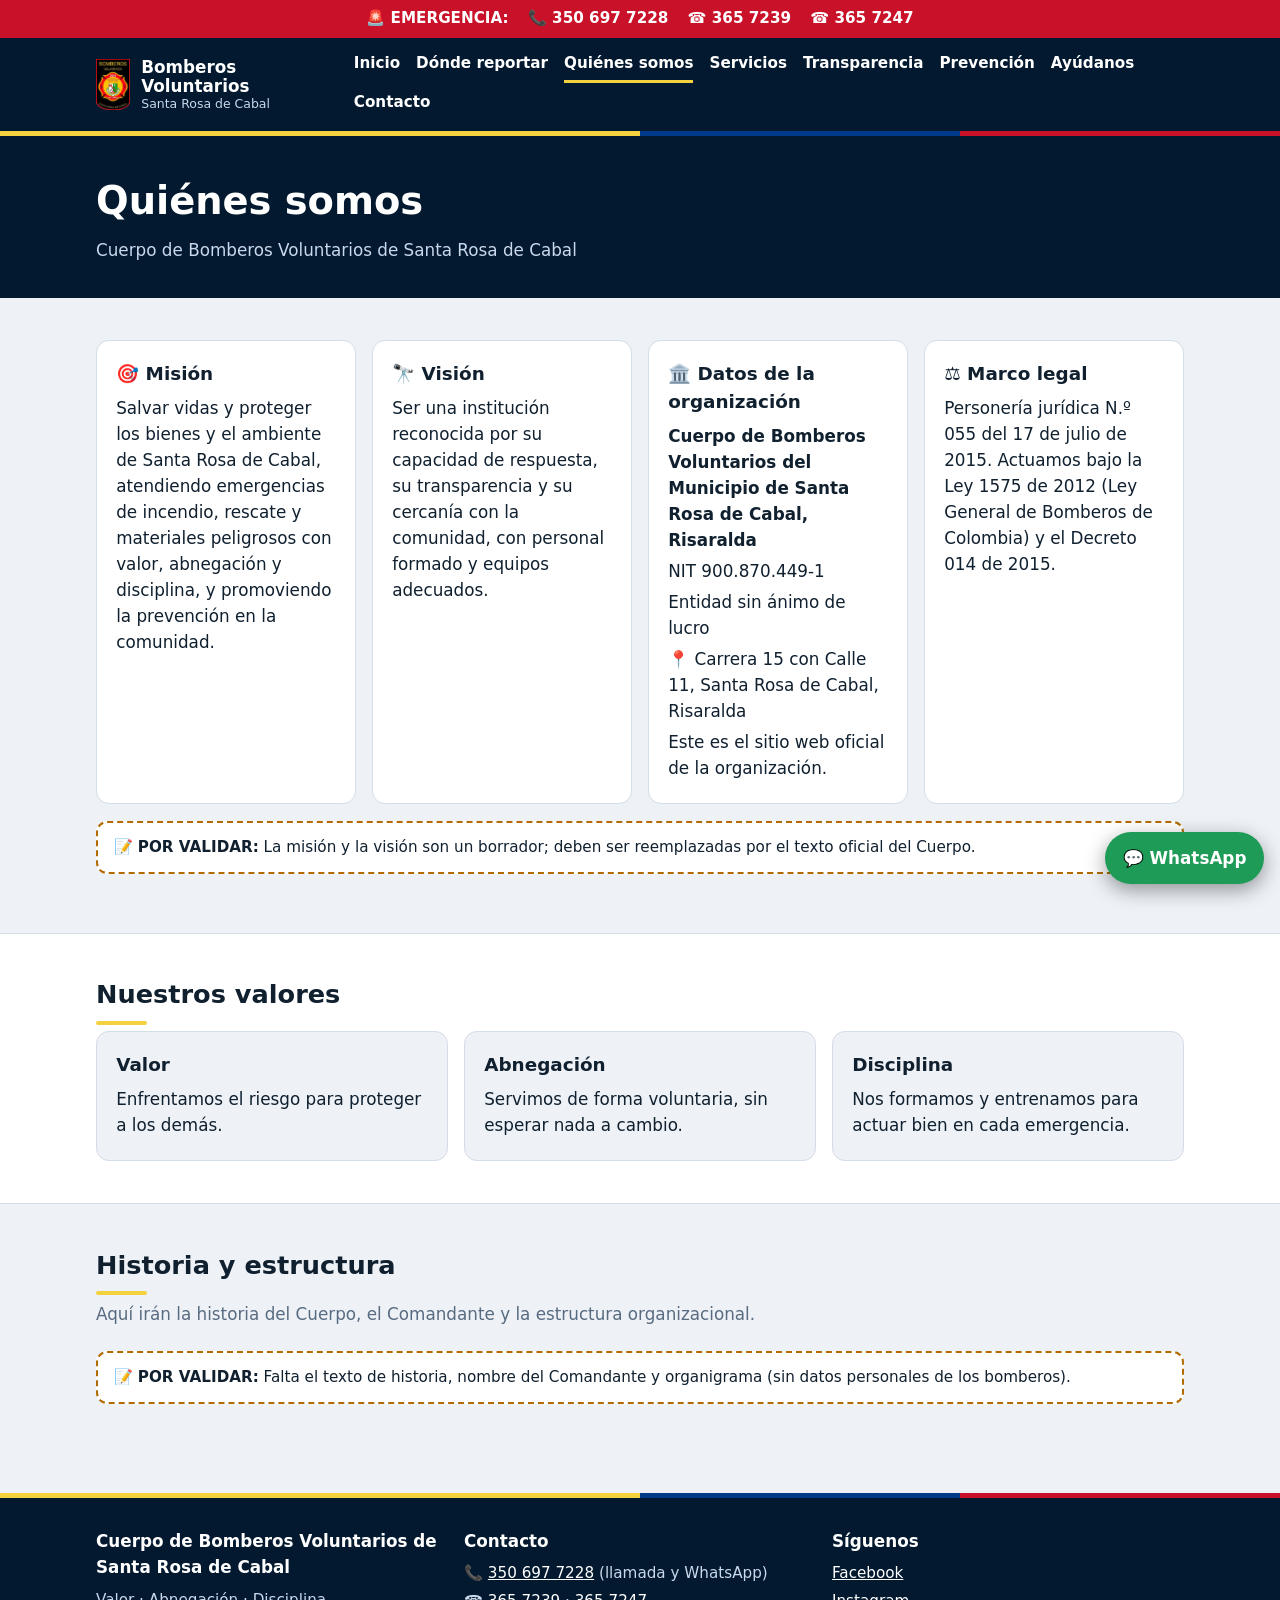
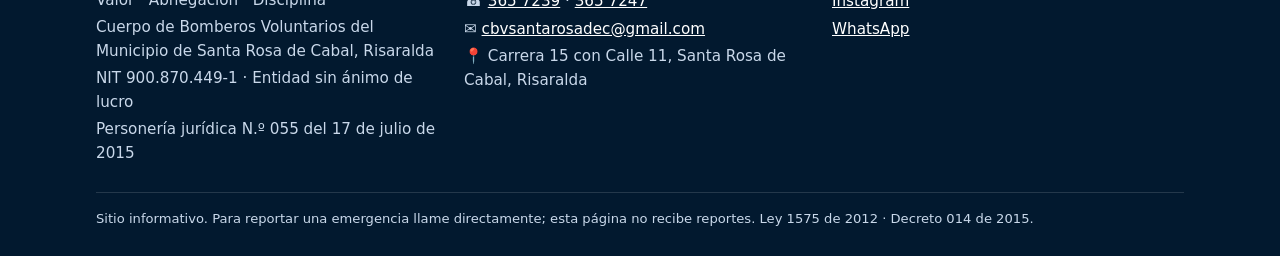
<file: quienes-somos.html>
<!doctype html>
<html lang="es"><head>
<meta charset="utf-8"><meta name="viewport" content="width=device-width,initial-scale=1">
<title>Quiénes somos · Bomberos Voluntarios Santa Rosa de Cabal</title>
<meta name="description" content="Misión, visión y marco legal de los Bomberos Voluntarios de Santa Rosa de Cabal.">
<meta name="theme-color" content="#02192f">
<link rel="icon" href="assets/favicon.png"><link rel="stylesheet" href="assets/style.css">
</head><body>
<div class="sos"><div class="wrap"><span>🚨 EMERGENCIA:</span>
<a href="tel:+573506977228">📞 350 697 7228</a><a href="tel:+5763657239">☎ 365 7239</a><a href="tel:+5763657247">☎ 365 7247</a></div></div>
<header class="barra"><div class="wrap">
<a class="marca" href="index.html"><img src="assets/escudo.png" alt="Escudo de los Bomberos Voluntarios de Santa Rosa de Cabal">
<span>Bomberos Voluntarios<small>Santa Rosa de Cabal</small></span></a>
<button class="burger" aria-label="Abrir menú" onclick="document.getElementById('m').classList.toggle('abierto')">☰</button>
<nav class="menu" id="m"><a href="index.html">Inicio</a><a href="donde-reportar.html">Dónde reportar</a><a href="quienes-somos.html" class=activo>Quiénes somos</a><a href="servicios.html">Servicios</a><a href="transparencia.html">Transparencia</a><a href="prevencion.html">Prevención</a><a href="ayudanos.html">Ayúdanos</a><a href="contacto.html">Contacto</a></nav></div></header>
<main>
<div class="page-head"><div class="wrap"><h1 class="titulo">Quiénes somos</h1><p class="sub">Cuerpo de Bomberos Voluntarios de Santa Rosa de Cabal</p></div></div>
<section class="bloque"><div class="wrap"><div class="rejilla">
<div class="tarjeta"><h3>🎯 Misión</h3><p>Salvar vidas y proteger los bienes y el ambiente de Santa Rosa de Cabal, atendiendo emergencias de incendio, rescate y materiales peligrosos con valor, abnegación y disciplina, y promoviendo la prevención en la comunidad.</p></div>
<div class="tarjeta"><h3>🔭 Visión</h3><p>Ser una institución reconocida por su capacidad de respuesta, su transparencia y su cercanía con la comunidad, con personal formado y equipos adecuados.</p></div>
<div class="tarjeta"><h3>🏛️ Datos de la organización</h3><p><b>Cuerpo de Bomberos Voluntarios del Municipio de Santa Rosa de Cabal, Risaralda</b></p><p>NIT 900.870.449-1</p><p>Entidad sin ánimo de lucro</p><p>📍 Carrera 15 con Calle 11, Santa Rosa de Cabal, Risaralda</p><p>Este es el sitio web oficial de la organización.</p></div>
<div class="tarjeta"><h3>⚖️ Marco legal</h3><p>Personería jurídica N.º 055 del 17 de julio de 2015. Actuamos bajo la Ley 1575 de 2012 (Ley General de Bomberos de Colombia) y el Decreto 014 de 2015.</p></div></div>
<p style="margin-top:1rem"><p class="nota">📝 <b>POR VALIDAR:</b> La misión y la visión son un borrador; deben ser reemplazadas por el texto oficial del Cuerpo.</p></p></div></section>
<section class="bloque alt"><div class="wrap"><h2>Nuestros valores</h2><div class="rejilla">
<div class="tarjeta"><h3>Valor</h3><p>Enfrentamos el riesgo para proteger a los demás.</p></div>
<div class="tarjeta"><h3>Abnegación</h3><p>Servimos de forma voluntaria, sin esperar nada a cambio.</p></div>
<div class="tarjeta"><h3>Disciplina</h3><p>Nos formamos y entrenamos para actuar bien en cada emergencia.</p></div></div></div></section>
<section class="bloque"><div class="wrap"><h2>Historia y estructura</h2>
<p class="sub">Aquí irán la historia del Cuerpo, el Comandante y la estructura organizacional.</p>
<p class="nota">📝 <b>POR VALIDAR:</b> Falta el texto de historia, nombre del Comandante y organigrama (sin datos personales de los bomberos).</p></div></section></main>
<a class="wa" href="https://wa.me/573506977228?text=Hola%2C%20quisiera%20informaci%C3%B3n%20de%20los%20Bomberos%20de%20Santa%20Rosa%20de%20Cabal" target="_blank" rel="noopener">💬 WhatsApp</a>
<footer><div class="wrap"><div class="rejilla">
<div><h4>Cuerpo de Bomberos Voluntarios de Santa Rosa de Cabal</h4><p>Valor · Abnegación · Disciplina</p><p>Cuerpo de Bomberos Voluntarios del Municipio de Santa Rosa de Cabal, Risaralda</p><p>NIT 900.870.449-1 · Entidad sin ánimo de lucro</p><p>Personería jurídica N.º 055 del 17 de julio de 2015</p></div>
<div><h4>Contacto</h4><p>📞 <a href="tel:+573506977228">350 697 7228</a> (llamada y WhatsApp)</p><p>☎ <a href="tel:+5763657239">365 7239</a> · <a href="tel:+5763657247">365 7247</a></p>
<p>✉ <a href="mailto:cbvsantarosadec@gmail.com">cbvsantarosadec@gmail.com</a></p><p>📍 Carrera 15 con Calle 11, Santa Rosa de Cabal, Risaralda</p></div>
<div><h4>Síguenos</h4><p><a href="https://www.facebook.com/bomberossantarosadecabal" rel="noopener">Facebook</a></p><p><a href="https://www.instagram.com/bomberossantarosadecabal" rel="noopener">Instagram</a></p>
<p><a href="https://wa.me/573506977228?text=Hola%2C%20quisiera%20informaci%C3%B3n%20de%20los%20Bomberos%20de%20Santa%20Rosa%20de%20Cabal" rel="noopener">WhatsApp</a></p></div></div>
<p class="legal">Sitio informativo. Para reportar una emergencia llame directamente; esta página no recibe reportes.
Ley 1575 de 2012 · Decreto 014 de 2015.</p></div></footer>
</body></html>
</file>
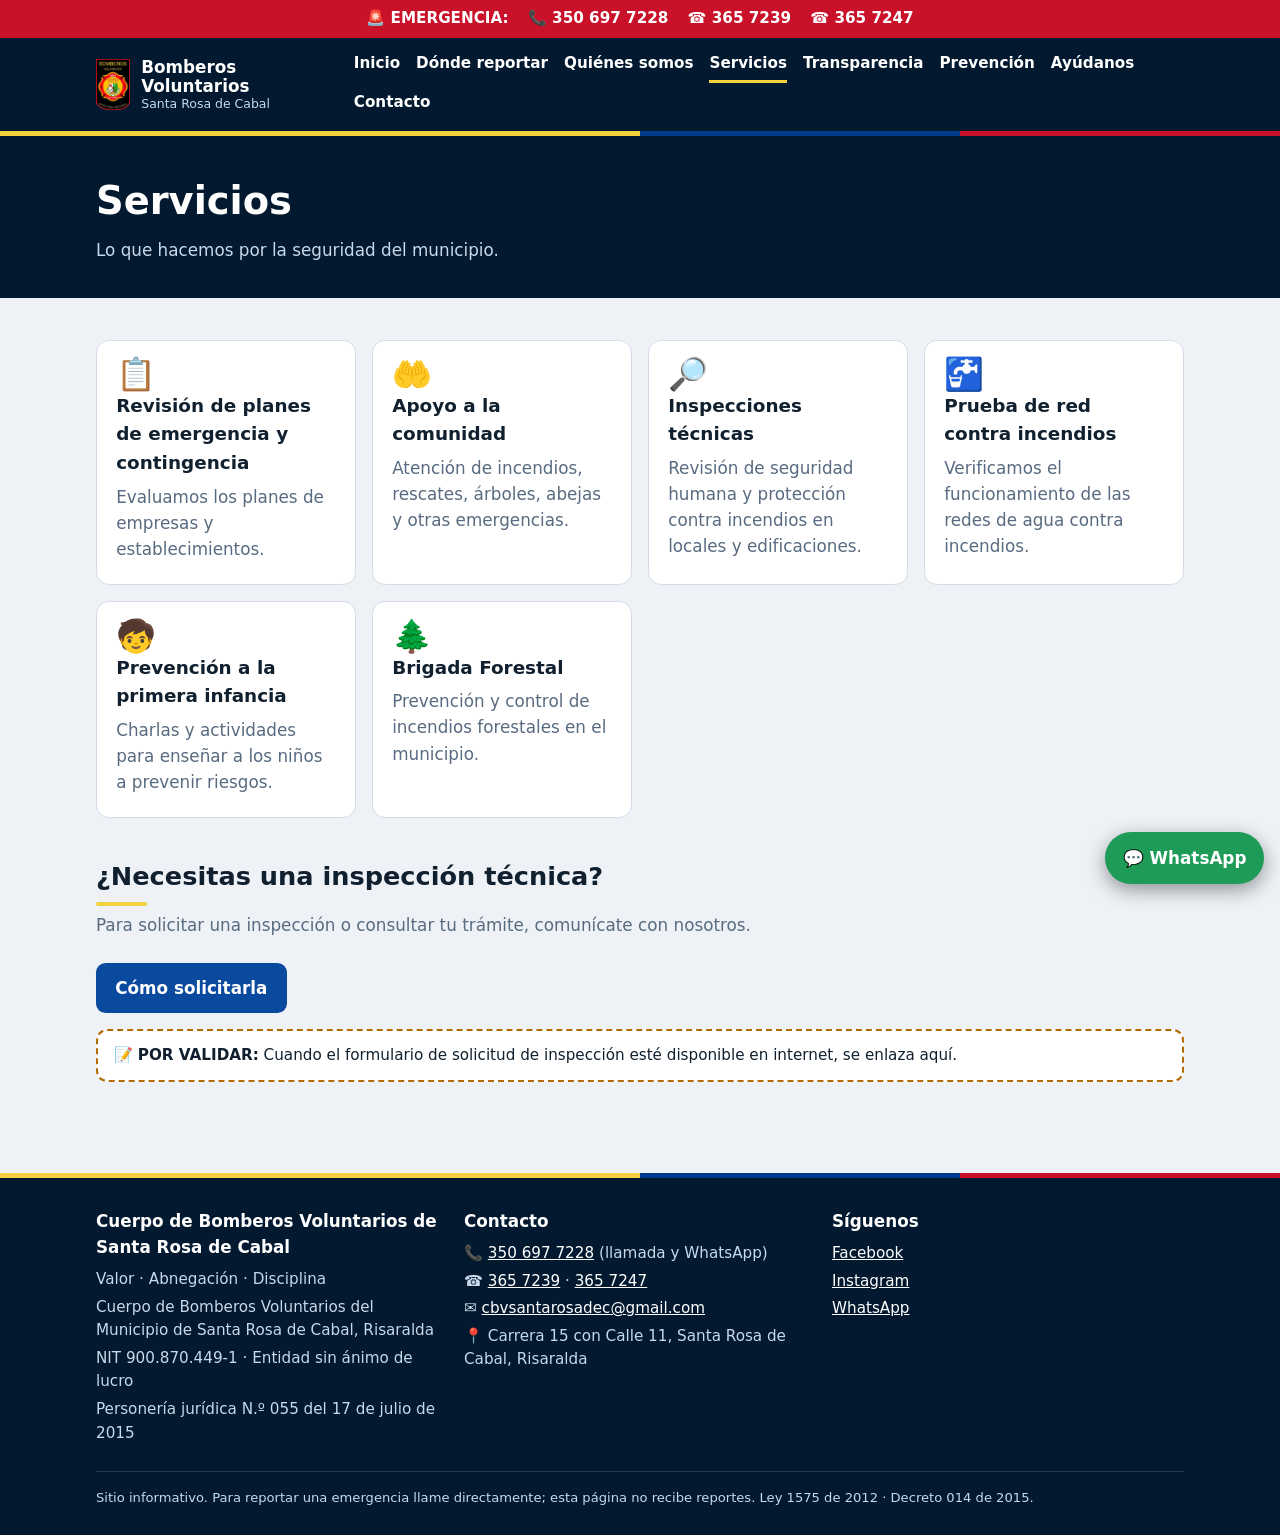
<file: servicios.html>
<!doctype html>
<html lang="es"><head>
<meta charset="utf-8"><meta name="viewport" content="width=device-width,initial-scale=1">
<title>Servicios · Bomberos Voluntarios Santa Rosa de Cabal</title>
<meta name="description" content="Servicios del Cuerpo de Bomberos Voluntarios de Santa Rosa de Cabal.">
<meta name="theme-color" content="#02192f">
<link rel="icon" href="assets/favicon.png"><link rel="stylesheet" href="assets/style.css">
</head><body>
<div class="sos"><div class="wrap"><span>🚨 EMERGENCIA:</span>
<a href="tel:+573506977228">📞 350 697 7228</a><a href="tel:+5763657239">☎ 365 7239</a><a href="tel:+5763657247">☎ 365 7247</a></div></div>
<header class="barra"><div class="wrap">
<a class="marca" href="index.html"><img src="assets/escudo.png" alt="Escudo de los Bomberos Voluntarios de Santa Rosa de Cabal">
<span>Bomberos Voluntarios<small>Santa Rosa de Cabal</small></span></a>
<button class="burger" aria-label="Abrir menú" onclick="document.getElementById('m').classList.toggle('abierto')">☰</button>
<nav class="menu" id="m"><a href="index.html">Inicio</a><a href="donde-reportar.html">Dónde reportar</a><a href="quienes-somos.html">Quiénes somos</a><a href="servicios.html" class=activo>Servicios</a><a href="transparencia.html">Transparencia</a><a href="prevencion.html">Prevención</a><a href="ayudanos.html">Ayúdanos</a><a href="contacto.html">Contacto</a></nav></div></header>
<main>
<div class="page-head"><div class="wrap"><h1 class="titulo">Servicios</h1><p class="sub">Lo que hacemos por la seguridad del municipio.</p></div></div>
<section class="bloque"><div class="wrap"><div class="rejilla"><div class="tarjeta"><div class="ico">📋</div><h3>Revisión de planes de emergencia y contingencia</h3><p class="suave">Evaluamos los planes de empresas y establecimientos.</p></div><div class="tarjeta"><div class="ico">🤲</div><h3>Apoyo a la comunidad</h3><p class="suave">Atención de incendios, rescates, árboles, abejas y otras emergencias.</p></div><div class="tarjeta"><div class="ico">🔎</div><h3>Inspecciones técnicas</h3><p class="suave">Revisión de seguridad humana y protección contra incendios en locales y edificaciones.</p></div><div class="tarjeta"><div class="ico">🚰</div><h3>Prueba de red contra incendios</h3><p class="suave">Verificamos el funcionamiento de las redes de agua contra incendios.</p></div><div class="tarjeta"><div class="ico">🧒</div><h3>Prevención a la primera infancia</h3><p class="suave">Charlas y actividades para enseñar a los niños a prevenir riesgos.</p></div><div class="tarjeta"><div class="ico">🌲</div><h3>Brigada Forestal</h3><p class="suave">Prevención y control de incendios forestales en el municipio.</p></div></div>
<h2 style="margin-top:2.4rem">¿Necesitas una inspección técnica?</h2>
<p class="sub">Para solicitar una inspección o consultar tu trámite, comunícate con nosotros.</p>
<a class="btn" href="contacto.html">Cómo solicitarla</a>
<p style="margin-top:1rem"><p class="nota">📝 <b>POR VALIDAR:</b> Cuando el formulario de solicitud de inspección esté disponible en internet, se enlaza aquí.</p></p></div></section></main>
<a class="wa" href="https://wa.me/573506977228?text=Hola%2C%20quisiera%20informaci%C3%B3n%20de%20los%20Bomberos%20de%20Santa%20Rosa%20de%20Cabal" target="_blank" rel="noopener">💬 WhatsApp</a>
<footer><div class="wrap"><div class="rejilla">
<div><h4>Cuerpo de Bomberos Voluntarios de Santa Rosa de Cabal</h4><p>Valor · Abnegación · Disciplina</p><p>Cuerpo de Bomberos Voluntarios del Municipio de Santa Rosa de Cabal, Risaralda</p><p>NIT 900.870.449-1 · Entidad sin ánimo de lucro</p><p>Personería jurídica N.º 055 del 17 de julio de 2015</p></div>
<div><h4>Contacto</h4><p>📞 <a href="tel:+573506977228">350 697 7228</a> (llamada y WhatsApp)</p><p>☎ <a href="tel:+5763657239">365 7239</a> · <a href="tel:+5763657247">365 7247</a></p>
<p>✉ <a href="mailto:cbvsantarosadec@gmail.com">cbvsantarosadec@gmail.com</a></p><p>📍 Carrera 15 con Calle 11, Santa Rosa de Cabal, Risaralda</p></div>
<div><h4>Síguenos</h4><p><a href="https://www.facebook.com/bomberossantarosadecabal" rel="noopener">Facebook</a></p><p><a href="https://www.instagram.com/bomberossantarosadecabal" rel="noopener">Instagram</a></p>
<p><a href="https://wa.me/573506977228?text=Hola%2C%20quisiera%20informaci%C3%B3n%20de%20los%20Bomberos%20de%20Santa%20Rosa%20de%20Cabal" rel="noopener">WhatsApp</a></p></div></div>
<p class="legal">Sitio informativo. Para reportar una emergencia llame directamente; esta página no recibe reportes.
Ley 1575 de 2012 · Decreto 014 de 2015.</p></div></footer>
</body></html>
</file>
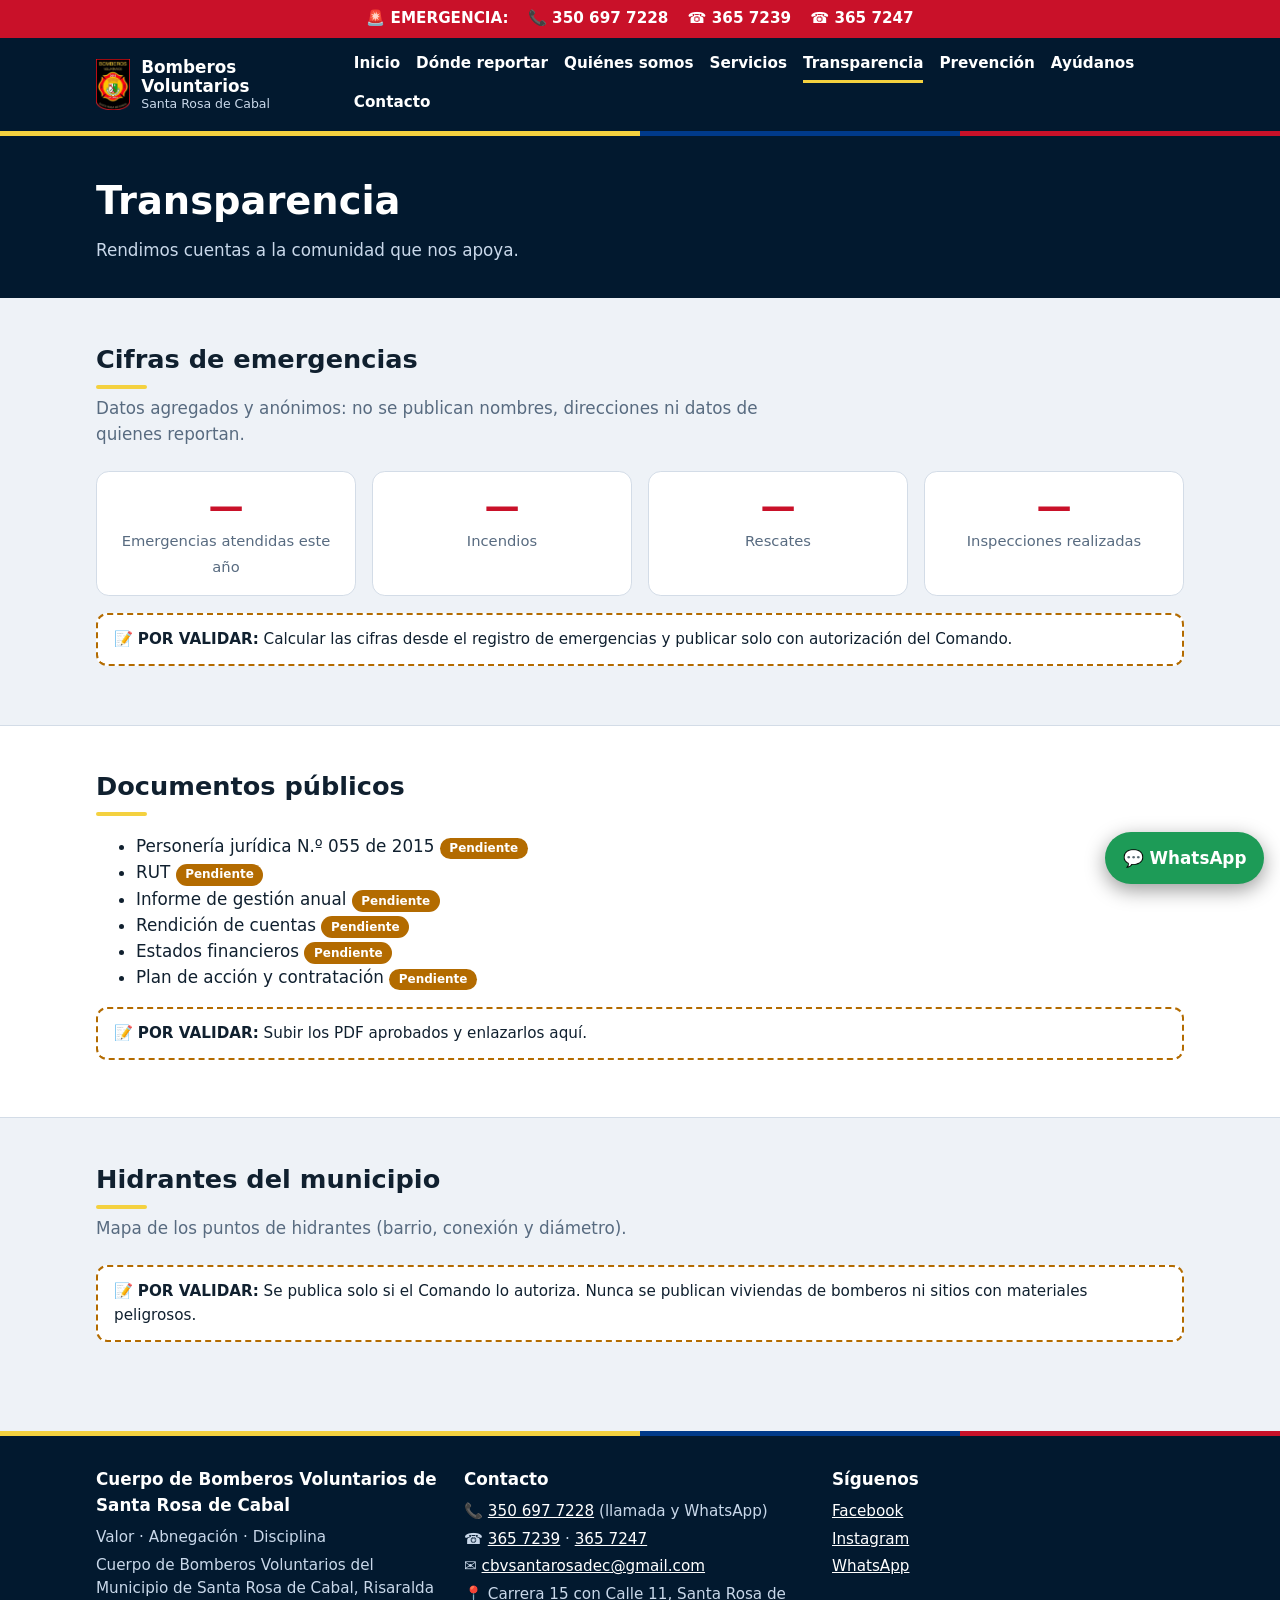
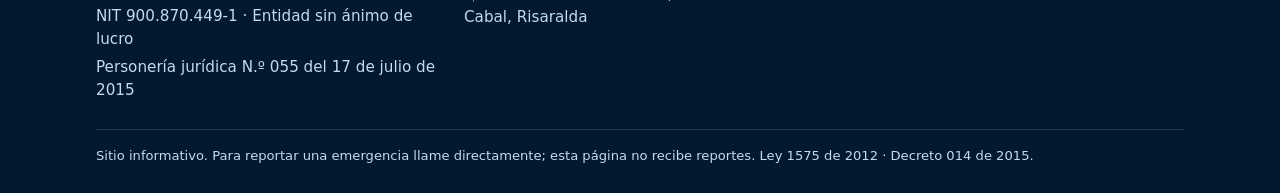
<file: transparencia.html>
<!doctype html>
<html lang="es"><head>
<meta charset="utf-8"><meta name="viewport" content="width=device-width,initial-scale=1">
<title>Transparencia · Bomberos Voluntarios Santa Rosa de Cabal</title>
<meta name="description" content="Cifras, documentos y recursos de los Bomberos Voluntarios de Santa Rosa de Cabal.">
<meta name="theme-color" content="#02192f">
<link rel="icon" href="assets/favicon.png"><link rel="stylesheet" href="assets/style.css">
</head><body>
<div class="sos"><div class="wrap"><span>🚨 EMERGENCIA:</span>
<a href="tel:+573506977228">📞 350 697 7228</a><a href="tel:+5763657239">☎ 365 7239</a><a href="tel:+5763657247">☎ 365 7247</a></div></div>
<header class="barra"><div class="wrap">
<a class="marca" href="index.html"><img src="assets/escudo.png" alt="Escudo de los Bomberos Voluntarios de Santa Rosa de Cabal">
<span>Bomberos Voluntarios<small>Santa Rosa de Cabal</small></span></a>
<button class="burger" aria-label="Abrir menú" onclick="document.getElementById('m').classList.toggle('abierto')">☰</button>
<nav class="menu" id="m"><a href="index.html">Inicio</a><a href="donde-reportar.html">Dónde reportar</a><a href="quienes-somos.html">Quiénes somos</a><a href="servicios.html">Servicios</a><a href="transparencia.html" class=activo>Transparencia</a><a href="prevencion.html">Prevención</a><a href="ayudanos.html">Ayúdanos</a><a href="contacto.html">Contacto</a></nav></div></header>
<main>
<div class="page-head"><div class="wrap"><h1 class="titulo">Transparencia</h1><p class="sub">Rendimos cuentas a la comunidad que nos apoya.</p></div></div>
<section class="bloque"><div class="wrap"><h2>Cifras de emergencias</h2>
<p class="sub">Datos agregados y anónimos: no se publican nombres, direcciones ni datos de quienes reportan.</p>
<div class="cifras"><div class="cifra"><b>—</b><span>Emergencias atendidas este año</span></div><div class="cifra"><b>—</b><span>Incendios</span></div><div class="cifra"><b>—</b><span>Rescates</span></div><div class="cifra"><b>—</b><span>Inspecciones realizadas</span></div></div>
<p style="margin-top:1rem"><p class="nota">📝 <b>POR VALIDAR:</b> Calcular las cifras desde el registro de emergencias y publicar solo con autorización del Comando.</p></p></div></section>
<section class="bloque alt"><div class="wrap"><h2>Documentos públicos</h2><ul><li>Personería jurídica N.º 055 de 2015 <span class="etq aviso">Pendiente</span></li><li>RUT <span class="etq aviso">Pendiente</span></li><li>Informe de gestión anual <span class="etq aviso">Pendiente</span></li><li>Rendición de cuentas <span class="etq aviso">Pendiente</span></li><li>Estados financieros <span class="etq aviso">Pendiente</span></li><li>Plan de acción y contratación <span class="etq aviso">Pendiente</span></li></ul>
<p class="nota">📝 <b>POR VALIDAR:</b> Subir los PDF aprobados y enlazarlos aquí.</p></div></section>
<section class="bloque"><div class="wrap"><h2>Hidrantes del municipio</h2>
<p class="sub">Mapa de los puntos de hidrantes (barrio, conexión y diámetro).</p>
<p class="nota">📝 <b>POR VALIDAR:</b> Se publica solo si el Comando lo autoriza. Nunca se publican viviendas de bomberos ni sitios con materiales peligrosos.</p></div></section></main>
<a class="wa" href="https://wa.me/573506977228?text=Hola%2C%20quisiera%20informaci%C3%B3n%20de%20los%20Bomberos%20de%20Santa%20Rosa%20de%20Cabal" target="_blank" rel="noopener">💬 WhatsApp</a>
<footer><div class="wrap"><div class="rejilla">
<div><h4>Cuerpo de Bomberos Voluntarios de Santa Rosa de Cabal</h4><p>Valor · Abnegación · Disciplina</p><p>Cuerpo de Bomberos Voluntarios del Municipio de Santa Rosa de Cabal, Risaralda</p><p>NIT 900.870.449-1 · Entidad sin ánimo de lucro</p><p>Personería jurídica N.º 055 del 17 de julio de 2015</p></div>
<div><h4>Contacto</h4><p>📞 <a href="tel:+573506977228">350 697 7228</a> (llamada y WhatsApp)</p><p>☎ <a href="tel:+5763657239">365 7239</a> · <a href="tel:+5763657247">365 7247</a></p>
<p>✉ <a href="mailto:cbvsantarosadec@gmail.com">cbvsantarosadec@gmail.com</a></p><p>📍 Carrera 15 con Calle 11, Santa Rosa de Cabal, Risaralda</p></div>
<div><h4>Síguenos</h4><p><a href="https://www.facebook.com/bomberossantarosadecabal" rel="noopener">Facebook</a></p><p><a href="https://www.instagram.com/bomberossantarosadecabal" rel="noopener">Instagram</a></p>
<p><a href="https://wa.me/573506977228?text=Hola%2C%20quisiera%20informaci%C3%B3n%20de%20los%20Bomberos%20de%20Santa%20Rosa%20de%20Cabal" rel="noopener">WhatsApp</a></p></div></div>
<p class="legal">Sitio informativo. Para reportar una emergencia llame directamente; esta página no recibe reportes.
Ley 1575 de 2012 · Decreto 014 de 2015.</p></div></footer>
</body></html>
</file>
<file: assets/style.css>
/* Estilo público — misma paleta que el sistema interno (DNBC) */
:root {
  --marino:#02192f; --primario:#0a4a9e; --enlace:#0a4a9e; --amarillo:#f4d13f; --rojo:#c91129;
  --fondo:#eef2f7; --tarjeta:#ffffff; --texto:#10202f; --suave:#586b80; --borde:#d3dce7;
  --ok:#1b7a49; --aviso:#b36b00;
}
@media (prefers-color-scheme: dark) {
  :root { --fondo:#010f1d; --tarjeta:#0a2038; --texto:#eaf2fb; --suave:#9db3cc; --borde:#1c3a5e;
    --primario:#0f78c8; --enlace:#5fb8ff; --rojo:#e8334b; --ok:#3fb27a; --aviso:#e0a030; }
}
* { box-sizing:border-box; }
html { scroll-behavior:smooth; }
body { margin:0; font:1.05rem/1.55 system-ui,-apple-system,"Segoe UI",Roboto,sans-serif; background:var(--fondo); color:var(--texto); }
a { color:var(--enlace); }
img { max-width:100%; }
.wrap { max-width:70rem; margin:0 auto; padding:0 1rem; }

/* Barra de emergencia */
.sos { background:var(--rojo); color:#fff; font-weight:600; font-size:.95rem; }
.sos .wrap { display:flex; flex-wrap:wrap; gap:.4rem 1.2rem; justify-content:center; align-items:center; padding:.45rem 1rem; }
.sos a { color:#fff; text-decoration:none; white-space:nowrap; }
.sos a:hover { text-decoration:underline; }

/* Encabezado */
header.barra { background:var(--marino); color:#fff; position:sticky; top:0; z-index:50; }
header.barra::after { content:""; position:absolute; left:0; right:0; bottom:0; height:5px;
  background:linear-gradient(90deg,#f4d13f 0 50%,#003a8a 50% 75%,#c91129 75%); }
header.barra .wrap { display:flex; align-items:center; gap:1rem; padding:.55rem 1rem .85rem; }
.marca { display:flex; align-items:center; gap:.7rem; margin-right:auto; color:#fff; text-decoration:none; font-weight:700; line-height:1.15; }
.marca img { height:3.2rem; width:auto; }
.marca small { display:block; font-weight:500; color:#c9d8ea; font-size:.78rem; }
nav.menu { display:flex; gap:.2rem 1rem; flex-wrap:wrap; }
nav.menu a { color:#fff; text-decoration:none; font-weight:600; font-size:.95rem; padding:.3rem 0; border-bottom:3px solid transparent; }
nav.menu a:hover, nav.menu a.activo { border-bottom-color:var(--amarillo); }
.burger { display:none; background:transparent; border:1px solid #ffffff88; color:#fff; border-radius:.45rem; padding:.4rem .7rem; font-size:1.1rem; cursor:pointer; }
@media (max-width:900px) {
  .burger { display:block; }
  nav.menu { display:none; position:absolute; left:0; right:0; top:100%; background:var(--marino); flex-direction:column; padding:.5rem 1rem 1.2rem; gap:.2rem; }
  nav.menu.abierto { display:flex; }
  nav.menu a { padding:.6rem 0; border-bottom:1px solid #ffffff22; }
}

/* Portada */
.hero { background:radial-gradient(ellipse at 20% 0%, #0b3a6b 0%, var(--marino) 60%); color:#fff; padding:3rem 0 3.5rem; position:relative; overflow:hidden; }
.hero::before { content:""; position:absolute; right:-6rem; top:-6rem; width:26rem; height:26rem; background:conic-gradient(from 0deg,#c9112922,#f4d13f18,#c9112922,#003a8a30,#c9112922); border-radius:50%; filter:blur(10px); }
.hero .wrap { display:grid; grid-template-columns:1fr auto; gap:2rem; align-items:center; position:relative; }
.hero h1 { font-size:clamp(1.9rem,5vw,3rem); line-height:1.1; margin:.2rem 0 .8rem; }
.hero p { font-size:1.15rem; color:#d6e3f2; max-width:38rem; margin:0 0 1.4rem; }
.lema { display:inline-block; letter-spacing:.18em; font-size:.8rem; font-weight:700; color:var(--amarillo); text-transform:uppercase; }
.hero img.escudo { height:14rem; filter:drop-shadow(0 8px 24px #0009); }
@media (max-width:700px) { .hero .wrap { grid-template-columns:1fr; text-align:center; } .hero img.escudo { height:9rem; margin:0 auto; order:-1; } .hero p { margin-inline:auto; } .acciones { justify-content:center; } }
.acciones { display:flex; flex-wrap:wrap; gap:.7rem; }

/* Botones */
.btn { display:inline-block; background:var(--primario); color:#fff; border:0; border-radius:.6rem; padding:.75rem 1.2rem; font:inherit; font-weight:700; text-decoration:none; cursor:pointer; }
.btn:hover { filter:brightness(1.1); }
.btn.rojo { background:var(--rojo); } .btn.amarillo { background:var(--amarillo); color:#1b1b1b; }
.btn.verde { background:#1d9b57; } .btn.sec { background:transparent; color:inherit; border:2px solid currentColor; }
.btn.mini { padding:.4rem .8rem; font-size:.9rem; }

/* Secciones */
section.bloque { padding:2.6rem 0; }
section.bloque.alt { background:var(--tarjeta); border-block:1px solid var(--borde); }
h1.titulo { font-size:clamp(1.8rem,4vw,2.4rem); margin:0 0 .4rem; }
h2 { font-size:1.6rem; margin:0 0 .4rem; }
h2::after { content:""; display:block; width:3.2rem; height:4px; background:var(--amarillo); margin-top:.35rem; border-radius:2px; }
.sub { color:var(--suave); margin:0 0 1.5rem; max-width:44rem; }
.page-head { background:var(--marino); color:#fff; padding:2.2rem 0; }
.page-head .sub { color:#c9d8ea; margin:0; }

/* Tarjetas */
.rejilla { display:grid; grid-template-columns:repeat(auto-fit,minmax(16rem,1fr)); gap:1rem; }
.tarjeta { background:var(--tarjeta); border:1px solid var(--borde); border-radius:.8rem; padding:1.1rem 1.2rem; }
section.alt .tarjeta { background:var(--fondo); }
.tarjeta h3 { margin:.1rem 0 .4rem; font-size:1.15rem; }
.tarjeta p { margin:.3rem 0; }
.tarjeta .ico { font-size:2rem; line-height:1; }
a.tarjeta { text-decoration:none; color:inherit; display:block; transition:transform .15s, border-color .15s; }
a.tarjeta:hover { transform:translateY(-3px); border-color:var(--primario); }
.tarjeta.dest { border-left:6px solid var(--rojo); }
.etq { display:inline-block; font-size:.75rem; font-weight:700; padding:.1rem .6rem; border-radius:99px; background:var(--borde); color:var(--texto); }
.etq.rojo { background:var(--rojo); color:#fff; } .etq.aviso { background:var(--aviso); color:#fff; } .etq.ok { background:var(--ok); color:#fff; }
.suave { color:var(--suave); }
.nota { border:2px dashed var(--aviso); border-radius:.7rem; padding:.8rem 1rem; background:var(--tarjeta); font-size:.95rem; }

/* Dónde reportar */
.filtros { display:flex; flex-wrap:wrap; gap:.5rem; margin:0 0 1.2rem; }
.filtros button { background:var(--tarjeta); color:var(--texto); border:1px solid var(--borde); border-radius:99px; padding:.4rem .9rem; font:inherit; font-size:.92rem; cursor:pointer; }
.filtros button.on { background:var(--marino); color:#fff; border-color:var(--marino); }
.caso { display:flex; flex-direction:column; gap:.5rem; }
.caso .quien { font-weight:700; font-size:1.1rem; }
.caso .nums { display:flex; flex-wrap:wrap; gap:.4rem; }
.caso details { font-size:.95rem; color:var(--suave); }
.caso summary { cursor:pointer; color:var(--enlace); font-weight:600; }
ol.pasos { padding-left:1.2rem; } ol.pasos li { margin:.3rem 0; }

/* Cifras */
.cifras { display:grid; grid-template-columns:repeat(auto-fit,minmax(10rem,1fr)); gap:1rem; text-align:center; }
.cifra { background:var(--tarjeta); border:1px solid var(--borde); border-radius:.8rem; padding:1rem; }
.cifra b { display:block; font-size:2.2rem; color:var(--rojo); line-height:1.1; }
.cifra span { color:var(--suave); font-size:.92rem; }

/* Pie */
footer { background:var(--marino); color:#c9d8ea; padding:2.2rem 0 1.4rem; position:relative; margin-top:2rem; }
footer::before { content:""; position:absolute; left:0; right:0; top:0; height:5px; background:linear-gradient(90deg,#f4d13f 0 50%,#003a8a 50% 75%,#c91129 75%); }
footer .rejilla { grid-template-columns:repeat(auto-fit,minmax(14rem,1fr)); }
footer h4 { color:#fff; margin:0 0 .5rem; }
footer a { color:#fff; } footer p { margin:.25rem 0; font-size:.95rem; }
footer .legal { border-top:1px solid #ffffff22; margin-top:1.4rem; padding-top:1rem; font-size:.82rem; }

/* WhatsApp flotante */
.wa { position:fixed; right:1rem; bottom:1rem; z-index:60; background:#1d9b57; color:#fff; text-decoration:none; font-weight:700;
  padding:.8rem 1.1rem; border-radius:99px; box-shadow:0 6px 20px #0006; display:flex; gap:.5rem; align-items:center; }
.wa:hover { filter:brightness(1.1); }
.mapa { border:0; width:100%; height:22rem; border-radius:.8rem; }
@media print { .sos, header.barra, .wa, footer, .burger { display:none !important; } }
@media (max-width:700px) { .wa { padding:.8rem; font-size:0; } .wa::before { content:"💬"; font-size:1.5rem; } }
</file>
